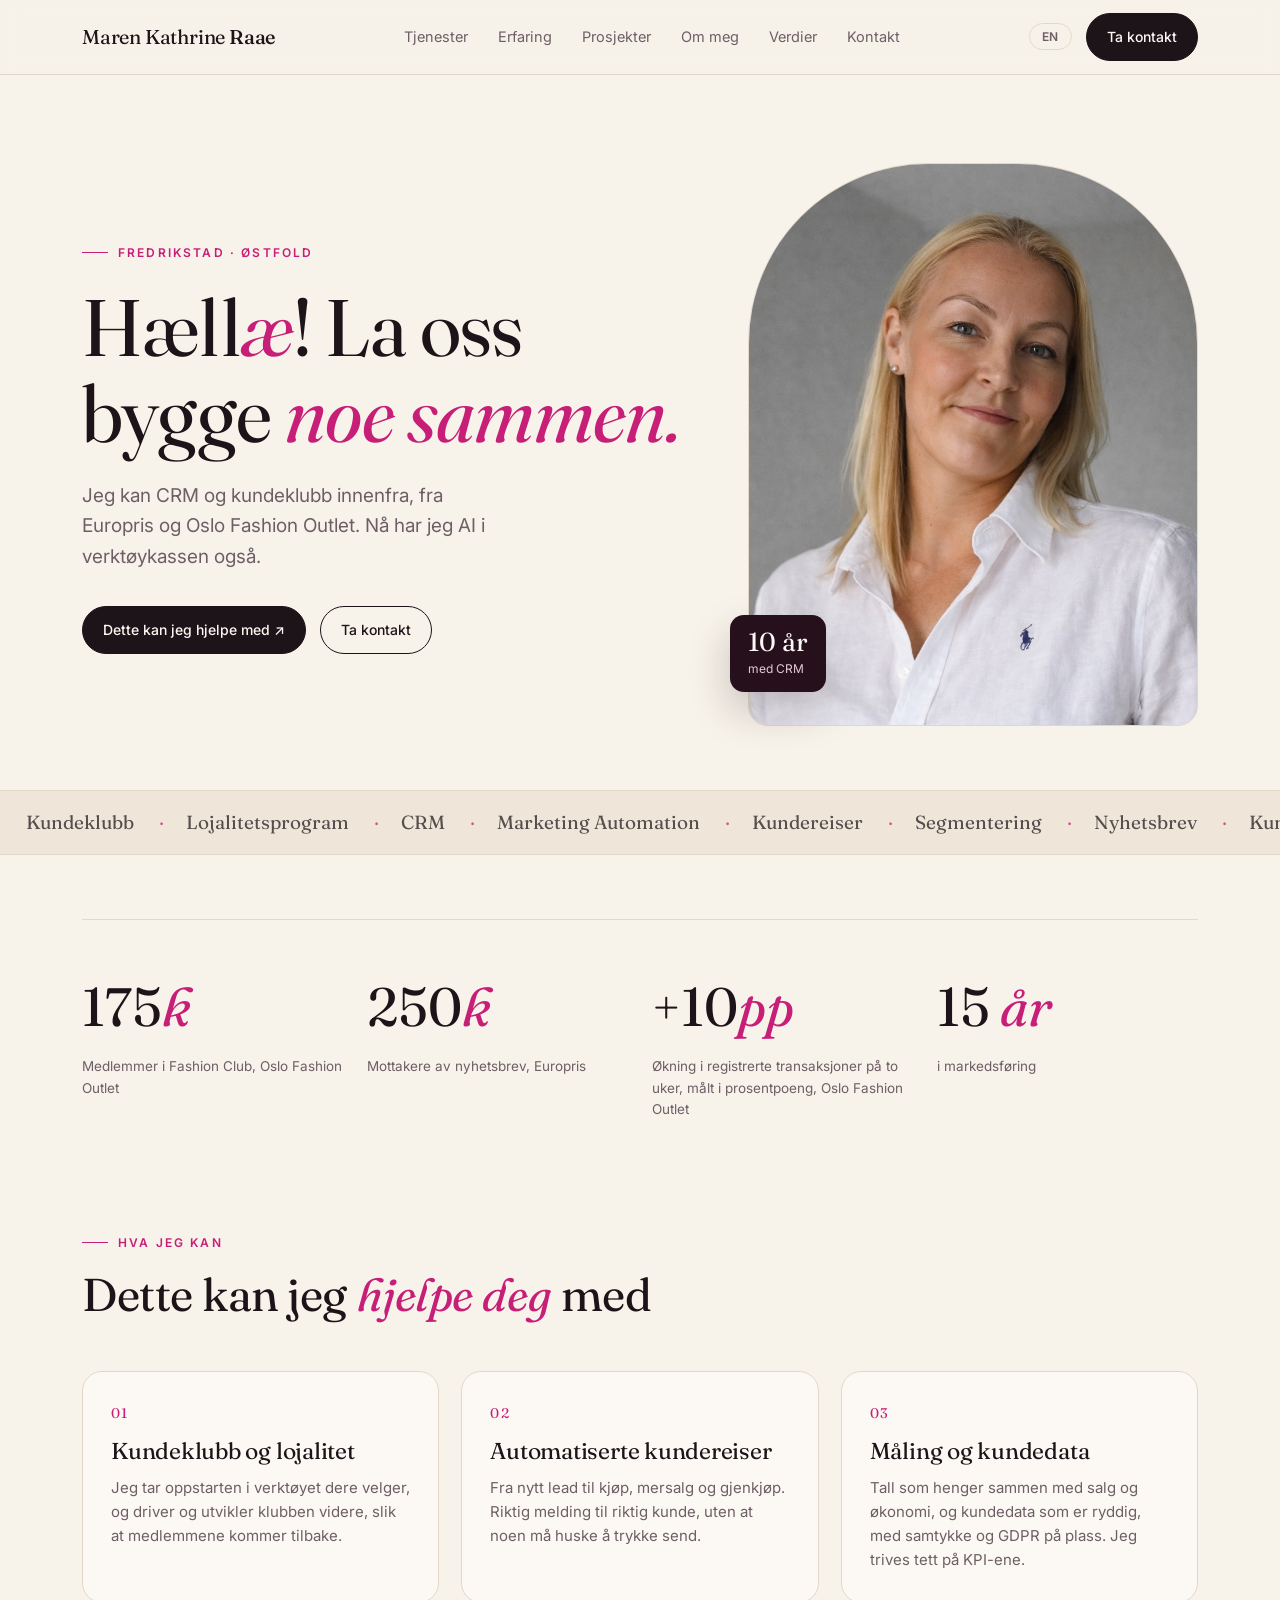
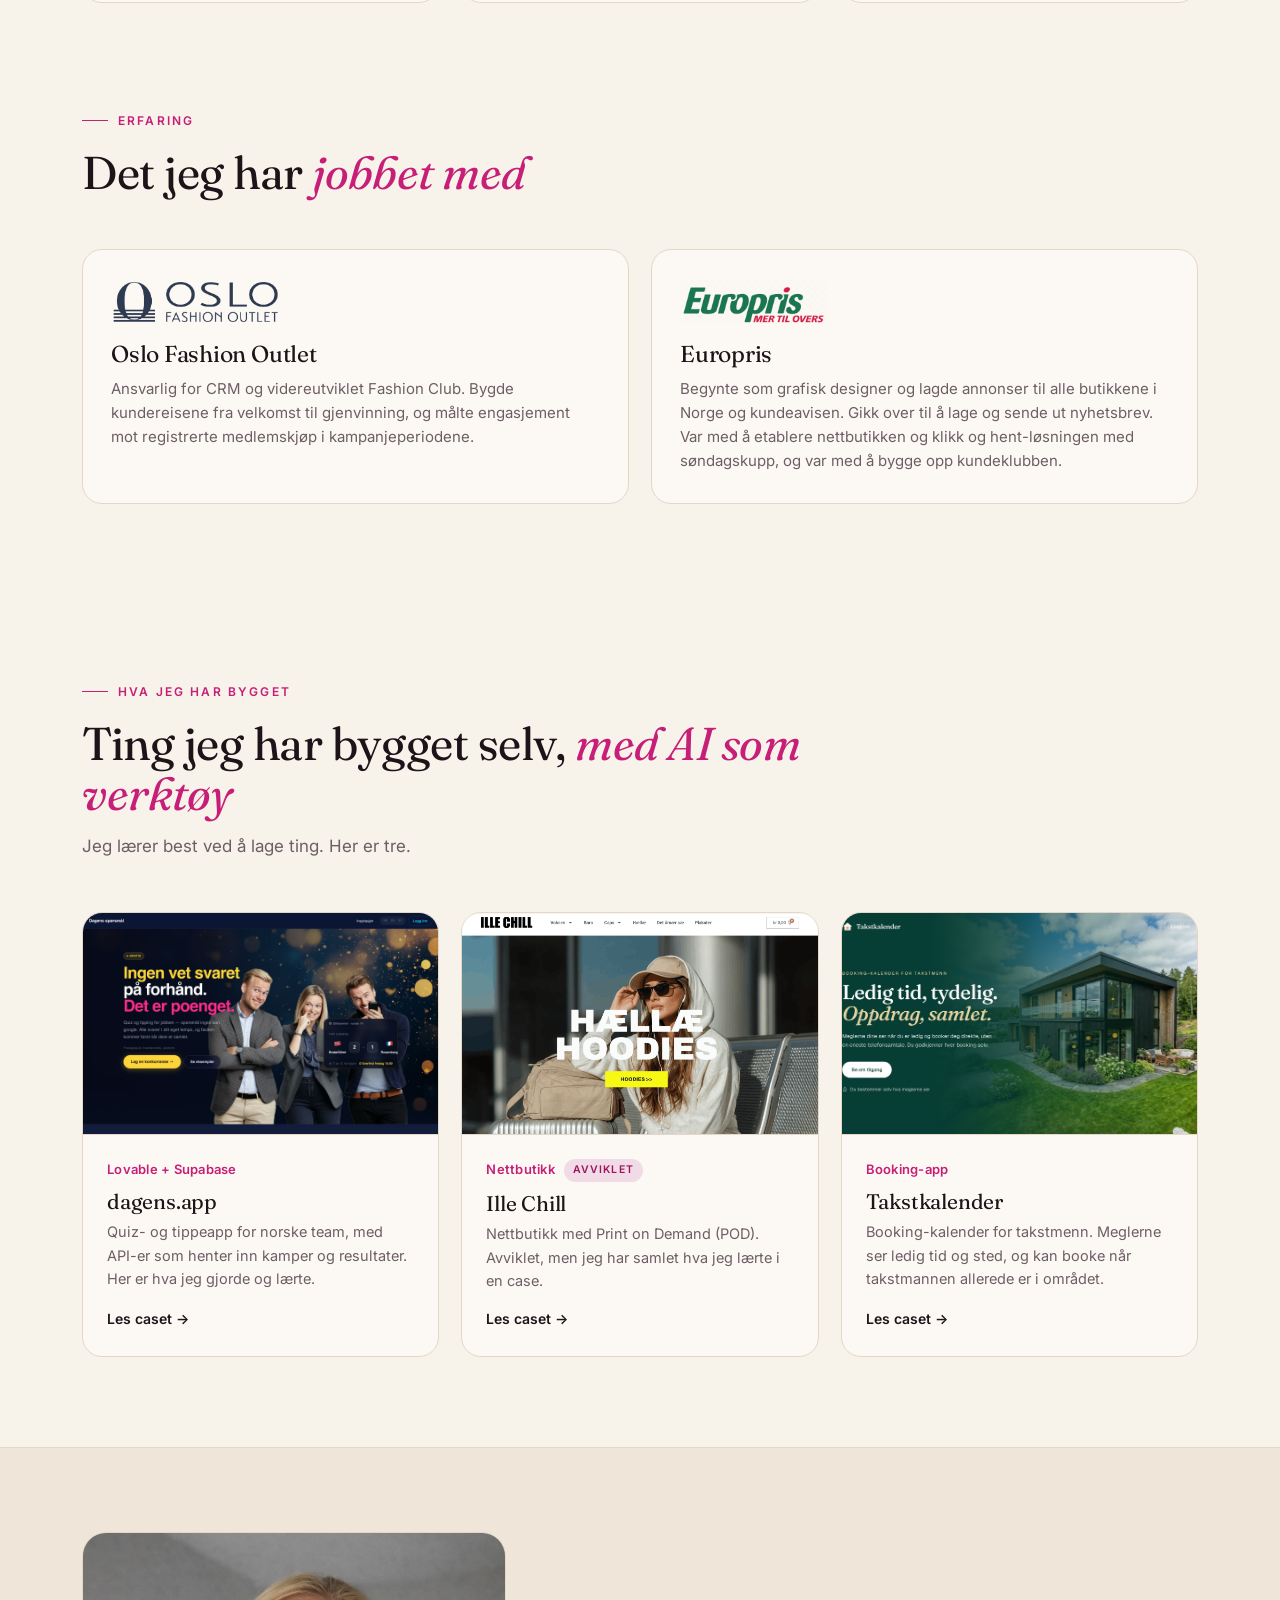
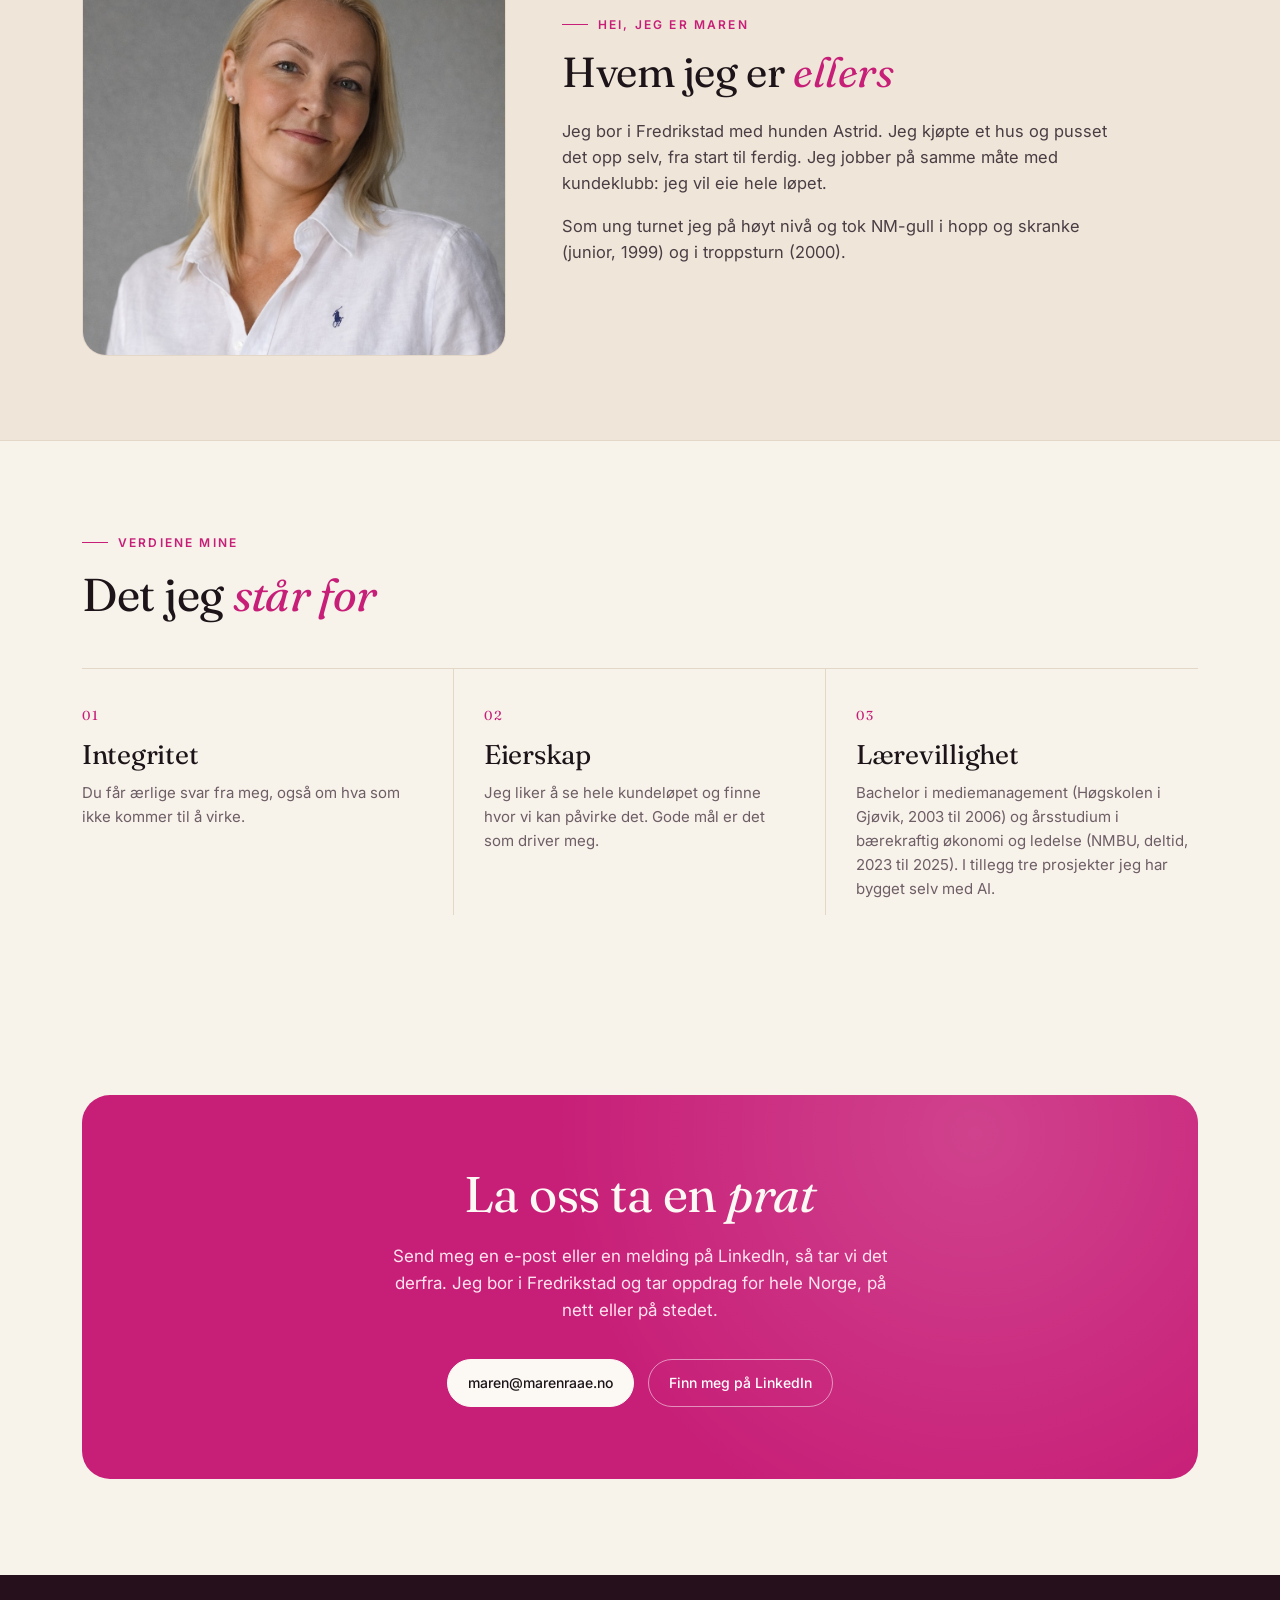
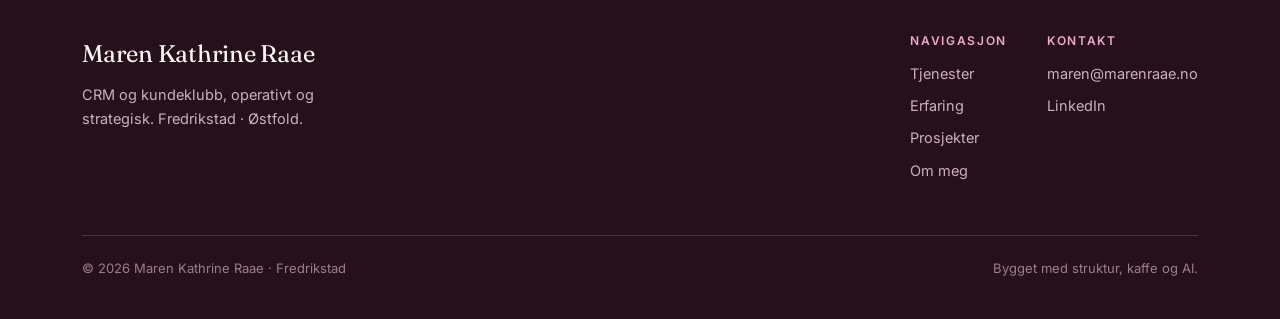
<file: index.html>
<!DOCTYPE html>
<html lang="no">
<head>
<meta charset="UTF-8" />
<meta name="viewport" content="width=device-width, initial-scale=1.0" />
<title>Maren Kathrine Raae, CRM og kundeklubb</title>
<meta name="description" content="CRM og kundeklubb, operativt og strategisk. Jeg kan kundeklubb, kundereiser og kundedata innenfra, og har AI i verktøykassen. Fredrikstad, oppdrag for hele Norge." />
<link rel="icon" type="image/svg+xml" href="favicon.svg" />
<link rel="alternate icon" href="favicon-32x32.png" />
<link rel="preconnect" href="https://fonts.googleapis.com" />
<link rel="preconnect" href="https://fonts.gstatic.com" crossorigin />
<link href="https://fonts.googleapis.com/css2?family=Fraunces:ital,opsz,wght@0,9..144,300..600;1,9..144,300..600&family=Inter:wght@400;500;600&display=swap" rel="stylesheet" />
<script async src="https://www.googletagmanager.com/gtag/js?id=G-9R5FKYKVBE"></script>
<script>
  window.dataLayer = window.dataLayer || [];
  function gtag(){dataLayer.push(arguments);}
  gtag('js', new Date());
  gtag('config', 'G-9R5FKYKVBE');
</script>
<script>
  (function () {
    function toHeaderValue(str) {
      return unescape(encodeURIComponent(str));
    }
    function send(location) {
      var msg = 'Noen besøkte marenraae.no';
      if (location) msg += ' fra ' + location;
      if (document.referrer) msg += ' (via ' + document.referrer + ')';
      msg += '.';
      fetch('https://ntfy.sh/marenraae-no', {
        method: 'POST',
        body: msg,
        headers: { 'Title': toHeaderValue('Besøk!') }
      }).catch(function () {});
    }
    fetch('https://ipapi.co/json/')
      .then(function (r) { return r.json(); })
      .then(function (data) {
        var location = data && data.city
          ? data.city + (data.country_name ? ', ' + data.country_name : '')
          : null;
        send(location);
      })
      .catch(function () { send(null); });
  })();
</script>
<style>
  :root{
    --ivory:#F7F2EA;
    --ivory-2:#EFE6D9;
    --paper:#FCF9F4;
    --ink:#1C1418;
    --wine:#25101C;
    --wine-2:#2F1425;
    --magenta:#C71E77;
    --magenta-deep:#9E1360;
    --blush:#F0DBE6;
    --muted:#6E5E66;
    --line:#E3D8C8;
    --serif:'Fraunces',Georgia,serif;
    --sans:'Inter',system-ui,sans-serif;
  }
  *{box-sizing:border-box;margin:0;padding:0}
  html{scroll-behavior:smooth}
  body{
    font-family:var(--sans);
    background:var(--ivory);
    color:var(--ink);
    line-height:1.6;
    -webkit-font-smoothing:antialiased;
    overflow-x:hidden;
  }
  .wrap{max-width:1180px;margin:0 auto;padding:0 32px}
  a{color:inherit;text-decoration:none}
  h1,h2,h3,h4{font-family:var(--serif);font-weight:400;line-height:1.08;letter-spacing:-.01em}
  em{font-style:italic}
  .accent{color:var(--magenta);font-style:italic}

  .eyebrow{
    font-family:var(--sans);font-size:12px;font-weight:600;letter-spacing:.18em;
    text-transform:uppercase;color:var(--magenta);display:inline-flex;align-items:center;gap:10px;
  }
  .eyebrow::before{content:"";width:26px;height:1px;background:var(--magenta);display:inline-block}

  header.nav{position:sticky;top:0;z-index:50;background:rgba(247,242,234,.82);backdrop-filter:blur(10px);border-bottom:1px solid var(--line)}
  .nav-inner{display:flex;align-items:center;justify-content:space-between;height:74px}
  .brand{font-family:var(--serif);font-size:20px;letter-spacing:-.01em}
  .brand b{font-weight:500}
  nav.links{display:flex;align-items:center;gap:30px}
  nav.links a{font-size:14.5px;color:var(--muted);transition:color .2s}
  nav.links a:hover{color:var(--ink)}
  .lang{border:1px solid var(--line);border-radius:999px;padding:5px 12px;font-size:12px;font-weight:600;letter-spacing:.06em;color:var(--muted);cursor:pointer;background:transparent;transition:.2s;font-family:var(--sans)}
  .lang:hover{border-color:var(--magenta);color:var(--magenta)}
  .btn{display:inline-flex;align-items:center;gap:8px;background:var(--ink);color:var(--paper);padding:12px 20px;border-radius:999px;font-size:14px;font-weight:500;transition:.25s;border:1px solid var(--ink)}
  .btn:hover{background:var(--magenta);border-color:var(--magenta)}
  .btn.ghost{background:transparent;color:var(--ink)}
  .btn.ghost:hover{background:var(--ink);color:var(--paper)}
  .btn.light{background:var(--paper);color:var(--ink);border-color:var(--paper)}
  .btn.light:hover{background:var(--magenta);color:var(--paper);border-color:var(--magenta)}
  .nav-cta{display:flex;align-items:center;gap:14px}
  .menu-toggle{display:none;background:none;border:none;font-size:24px;cursor:pointer;color:var(--ink)}

  .hero{padding:88px 0 64px;position:relative}
  .hero-grid{display:grid;grid-template-columns:1.15fr .85fr;gap:56px;align-items:center}
  .hero h1{font-size:clamp(44px,6.4vw,80px);margin:22px 0 24px}
  .hero p.lead{font-size:19px;color:var(--muted);max-width:34ch;margin-bottom:34px}
  .hero-cta{display:flex;gap:14px;flex-wrap:wrap}
  .hero-photo{position:relative}
  .hero-photo .frame{aspect-ratio:4/5;border-radius:180px 180px 20px 20px;overflow:hidden;background:linear-gradient(160deg,var(--blush),var(--ivory-2));border:1px solid var(--line)}
  .hero-photo img{width:100%;height:100%;object-fit:cover;object-position:center top;display:block}
  .hero-photo .stamp{position:absolute;left:-18px;bottom:34px;background:var(--wine);color:var(--paper);padding:14px 18px;border-radius:14px;max-width:200px;box-shadow:0 18px 40px rgba(37,16,28,.22)}
  .hero-photo .stamp .n{font-family:var(--serif);font-size:26px;line-height:1}
  .hero-photo .stamp .t{font-size:12px;color:#e7c9d8;margin-top:4px}

  .marquee{border-top:1px solid var(--line);border-bottom:1px solid var(--line);background:var(--ivory-2);overflow:hidden;padding:16px 0}
  .marquee-track{display:flex;gap:0;white-space:nowrap;animation:scroll 44s linear infinite;width:max-content}
  .marquee-track span{font-family:var(--serif);font-size:19px;color:var(--ink);opacity:.72;padding:0 26px;position:relative}
  .marquee-track span::after{content:"·";position:absolute;right:-4px;color:var(--magenta)}
  @keyframes scroll{to{transform:translateX(-50%)}}

  .stats{padding:64px 0}
  .stats-grid{display:grid;grid-template-columns:repeat(4,1fr);gap:24px;border-top:1px solid var(--line);padding-top:44px}
  .stat .n{font-family:var(--serif);font-size:clamp(38px,4.4vw,54px);color:var(--ink)}
  .stat .n em{color:var(--magenta)}
  .stat .t{font-size:13.5px;color:var(--muted);margin-top:6px}

  section{scroll-margin-top:84px}
  .section-head{max-width:720px;margin-bottom:52px}
  .section-head h2{font-size:clamp(30px,4vw,46px);margin:18px 0 0}

  .services{padding:40px 0 80px}
  .svc-grid{display:grid;grid-template-columns:repeat(3,1fr);gap:22px}
  .svc{background:var(--paper);border:1px solid var(--line);border-radius:20px;padding:30px 28px;transition:.28s;display:flex;flex-direction:column}
  .svc:hover{transform:translateY(-5px);box-shadow:0 22px 44px rgba(37,16,28,.09);border-color:var(--blush)}
  .svc .num{font-family:var(--serif);font-size:14px;color:var(--magenta);letter-spacing:.1em}
  .svc h3{font-size:23px;margin:14px 0 12px}
  .svc p{font-size:15px;color:var(--muted);flex-grow:1}
  .tags{display:flex;flex-wrap:wrap;gap:7px;margin-top:20px}
  .tag{font-size:11.5px;letter-spacing:.03em;color:var(--magenta-deep);background:var(--blush);padding:5px 11px;border-radius:999px}

  .intro{padding:84px 0;background:var(--ivory-2);border-top:1px solid var(--line);border-bottom:1px solid var(--line)}
  .intro-grid{display:grid;grid-template-columns:.8fr 1.2fr;gap:56px;align-items:center}
  .intro-photo .frame{aspect-ratio:1;border-radius:24px;overflow:hidden;border:1px solid var(--line);background:var(--blush)}
  .intro-photo img{width:100%;height:100%;object-fit:cover;object-position:center top;display:block}
  .intro h2{font-size:clamp(28px,3.6vw,42px);margin:16px 0 22px}
  .intro p{font-size:16.5px;color:#4a3d43;margin-bottom:16px;max-width:56ch}
  .sign{font-family:var(--serif);font-style:italic;font-size:26px;color:var(--magenta);margin-top:8px}

  .vision{background:var(--wine);color:var(--paper);padding:96px 0}
  .vision .eyebrow{color:#f0a9cc}
  .vision .eyebrow::before{background:#f0a9cc}
  .vision h2{font-size:clamp(30px,4.4vw,52px);color:var(--paper);max-width:20ch}
  .vision .sub{color:#d9bccb;font-size:17px;max-width:52ch;margin-top:20px}
  .vsteps{display:grid;grid-template-columns:repeat(3,1fr);gap:0;margin-top:64px;border-top:1px solid rgba(240,169,204,.25)}
  .vstep{padding:34px 26px 34px 0;border-right:1px solid rgba(240,169,204,.18)}
  .vstep:last-child{border-right:none;padding-right:0}
  .vstep .idx{font-family:var(--serif);font-size:14px;color:#f0a9cc;letter-spacing:.1em}
  .vstep h3{color:var(--paper);font-size:24px;margin:16px 0 12px}
  .vstep p{color:#cdb0be;font-size:15px}
  .vision-cta{margin-top:60px;display:flex;align-items:center;gap:20px;flex-wrap:wrap}

  .values{padding:84px 0}
  .values-grid{display:grid;grid-template-columns:repeat(3,1fr);gap:0;margin-top:48px;border-top:1px solid var(--line)}
  .value{padding:36px 30px 14px 30px;border-right:1px solid var(--line)}
  .value:first-child{padding-left:0}
  .value:last-child{border-right:none;padding-right:0}
  .value .vn{font-family:var(--serif);font-size:13px;letter-spacing:.12em;color:var(--magenta)}
  .value h3{font-size:27px;margin:14px 0 12px}
  .value p{font-size:15px;color:var(--muted)}
  @media(max-width:900px){
    .values-grid{grid-template-columns:1fr}
    .value{border-right:none;border-bottom:1px solid var(--line);padding:28px 0}
    .value:last-child{border-bottom:none}
  }

  .section-sub{font-size:17px;color:var(--muted);margin-top:14px}
  .experience{padding:20px 0 80px}
  .exp-grid{display:grid;grid-template-columns:repeat(2,1fr);gap:22px}
  .exp{background:var(--paper);border:1px solid var(--line);border-radius:20px;padding:30px 28px}
  .exp img{height:44px;width:auto;margin-bottom:18px;opacity:.9;display:block}
  .exp h3{font-size:23px;margin-bottom:10px}
  .exp p{font-size:15px;color:var(--muted)}

  .work{padding:90px 0}
  .proj-grid{display:grid;grid-template-columns:repeat(3,1fr);gap:22px}
  .proj{border:1px solid var(--line);border-radius:20px;overflow:hidden;background:var(--paper);transition:.28s;display:flex;flex-direction:column}
  .proj:hover{transform:translateY(-5px);box-shadow:0 22px 44px rgba(37,16,28,.09)}
  .proj .thumb{aspect-ratio:16/10;overflow:hidden;border-bottom:1px solid var(--line);background:linear-gradient(150deg,var(--blush),var(--ivory-2))}
  .proj .thumb img{width:100%;height:100%;object-fit:cover;object-position:top center;transition:transform .4s ease}
  .proj:hover .thumb img{transform:scale(1.04)}
  .proj .body{padding:24px 24px 26px;display:flex;flex-direction:column;flex-grow:1}
  .proj h3{font-size:21px;margin-bottom:8px}
  .proj .role{font-size:13px;color:var(--magenta);font-weight:600;letter-spacing:.02em;margin-bottom:10px}
  .proj p{font-size:14.5px;color:var(--muted);flex-grow:1}
  .proj .status{display:inline-block;margin-left:6px;font-size:10.5px;font-weight:600;letter-spacing:.1em;text-transform:uppercase;color:var(--magenta-deep);background:var(--blush);padding:3px 9px;border-radius:999px;vertical-align:1px}
  .proj .lnk{margin-top:16px;font-size:14px;font-weight:600;color:var(--ink);display:inline-flex;gap:6px;align-items:center}
  .proj .lnk:hover{color:var(--magenta)}

  .proof{padding:70px 0 20px;text-align:center}
  .proof h2{font-size:clamp(24px,3vw,34px);max-width:24ch;margin:16px auto 0}
  .logos{display:flex;justify-content:center;align-items:center;gap:56px;flex-wrap:wrap;margin-top:48px}
  .logos img{height:54px;width:auto;opacity:.85;transition:.25s}
  .logos img:hover{opacity:1;transform:translateY(-2px)}

  .closing{padding:96px 0}
  .closing-card{background:var(--magenta);color:var(--paper);border-radius:28px;padding:72px 56px;text-align:center;position:relative;overflow:hidden}
  .closing-card::before{content:"";position:absolute;inset:0;background:radial-gradient(circle at 80% 10%,rgba(255,255,255,.16),transparent 45%)}
  .closing-card h2{font-size:clamp(30px,4.4vw,50px);color:var(--paper);position:relative;max-width:20ch;margin:0 auto}
  .closing-card p{color:#ffe3ef;font-size:17px;margin:22px auto 34px;max-width:46ch;position:relative}
  .closing-card .hero-cta{justify-content:center;position:relative}

  footer.site{background:var(--wine);color:#cdb0be;padding:60px 0 40px}
  .foot-grid{display:flex;justify-content:space-between;gap:40px;flex-wrap:wrap;align-items:flex-start}
  footer.site .brand{color:var(--paper);font-size:24px;margin-bottom:10px}
  footer.site a{color:#cdb0be;transition:.2s}
  footer.site a:hover{color:var(--paper)}
  .foot-links{display:flex;gap:40px;flex-wrap:wrap}
  .foot-col h4{font-family:var(--sans);font-size:12px;letter-spacing:.14em;text-transform:uppercase;color:#f0a9cc;margin-bottom:14px;font-weight:600}
  .foot-col a{display:block;font-size:14.5px;margin-bottom:9px}
  .foot-bottom{border-top:1px solid rgba(240,169,204,.2);margin-top:44px;padding-top:22px;font-size:13px;color:#9c7d8b;display:flex;justify-content:space-between;flex-wrap:wrap;gap:10px}

  .reveal{opacity:0;transform:translateY(22px);transition:opacity .7s ease,transform .7s ease}
  .reveal.in{opacity:1;transform:none}

  @media(max-width:900px){
    .hero-grid,.intro-grid{grid-template-columns:1fr}
    .hero-photo{order:-1;max-width:360px}
    .stats-grid{grid-template-columns:repeat(2,1fr);gap:32px}
    .svc-grid,.proj-grid,.exp-grid{grid-template-columns:1fr}
    .vsteps{grid-template-columns:1fr}
    .vstep{border-right:none;border-bottom:1px solid rgba(240,169,204,.18);padding:28px 0}
    .vstep:last-child{border-bottom:none}
    nav.links{display:none}
    .menu-toggle{display:block}
    nav.links.open{display:flex;position:absolute;top:74px;left:0;right:0;flex-direction:column;background:var(--ivory);padding:24px 32px;gap:18px;border-bottom:1px solid var(--line)}
    .closing-card{padding:52px 26px}
  }
  @media(max-width:560px){
    .wrap{padding:0 20px}
    .stats-grid{grid-template-columns:1fr 1fr}
    .nav-cta .btn{display:none}
  }
</style>
</head>
<body>

<header class="nav">
  <div class="wrap nav-inner">
    <a href="#top" class="brand" data-i="brand">Maren Kathrine <b>Raae</b></a>
    <nav class="links" id="menu">
      <a href="#tjenester" data-i="nav1">Tjenester</a>
      <a href="#erfaring" data-i="navE">Erfaring</a>
      <a href="#prosjekter" data-i="nav4">Prosjekter</a>
      <a href="#om" data-i="nav2">Om meg</a>
      <a href="#verdier" data-i="navV">Verdier</a>
      <a href="#kontakt" data-i="nav5">Kontakt</a>
    </nav>
    <div class="nav-cta">
      <button class="lang" id="lang">EN</button>
      <a href="#kontakt" class="btn" data-i="navcta">Ta kontakt</a>
      <button class="menu-toggle" id="burger" aria-label="Meny">☰</button>
    </div>
  </div>
</header>

<main id="top">

  <!-- HERO -->
  <section class="hero">
    <div class="wrap hero-grid">
      <div class="reveal in">
        <span class="eyebrow" data-i="hero-eye">Fredrikstad · Østfold</span>
        <h1 data-html data-i="hero-h1">Hæll<span class="accent">æ</span>! La oss bygge <span class="accent">noe sammen.</span></h1>
        <p class="lead" data-i="hero-lead">Jeg kan CRM og kundeklubb innenfra, fra Europris og Oslo Fashion Outlet. Nå har jeg AI i verktøykassen også.</p>
        <div class="hero-cta">
          <a href="#tjenester" class="btn" data-i="hero-cta1">Dette kan jeg hjelpe med ↗</a>
          <a href="#kontakt" class="btn ghost" data-i="hero-cta2">Ta kontakt</a>
        </div>
      </div>
      <div class="hero-photo reveal in">
        <div class="frame"><img src="maren.jpg" alt="Maren Kathrine Raae" /></div>
        <div class="stamp">
          <div class="n" data-i="hero-stamp-n">10 år</div>
          <div class="t" data-i="hero-stamp">med CRM</div>
        </div>
      </div>
    </div>
  </section>

  <!-- MARQUEE -->
  <div class="marquee">
    <div class="marquee-track">
      <span>Kundeklubb</span><span>Lojalitetsprogram</span><span>CRM</span><span>Marketing Automation</span><span>Kundereiser</span><span>Segmentering</span><span>Nyhetsbrev</span><span>Kundeopplevelse</span><span>Budsjett og KPI</span><span>Coniq</span><span>HubSpot</span><span>Mailchimp</span><span>Claude</span>
      <span>Kundeklubb</span><span>Lojalitetsprogram</span><span>CRM</span><span>Marketing Automation</span><span>Kundereiser</span><span>Segmentering</span><span>Nyhetsbrev</span><span>Kundeopplevelse</span><span>Budsjett og KPI</span><span>Coniq</span><span>HubSpot</span><span>Mailchimp</span><span>Claude</span>
    </div>
  </div>

  <!-- STATS -->
  <section class="stats">
    <div class="wrap">
      <div class="stats-grid">
        <div class="stat reveal"><div class="n">175<em>k</em></div><div class="t" data-i="stat1">Medlemmer i Fashion Club, Oslo Fashion Outlet</div></div>
        <div class="stat reveal"><div class="n">250<em>k</em></div><div class="t" data-i="stat2">Mottakere av nyhetsbrev, Europris</div></div>
        <div class="stat reveal"><div class="n" data-i="stat3-n">+10<em>pp</em></div><div class="t" data-i="stat3">Økning i registrerte transaksjoner på to uker, målt i prosentpoeng, Oslo Fashion Outlet</div></div>
        <div class="stat reveal"><div class="n" data-i="stat4-n">15<em> år</em></div><div class="t" data-i="stat4">i markedsføring</div></div>
      </div>
    </div>
  </section>

  <!-- SERVICES -->
  <section class="services" id="tjenester">
    <div class="wrap">
      <div class="section-head reveal">
        <span class="eyebrow" data-i="svc-eye">Hva jeg kan</span>
        <h2 data-html data-i="svc-h2">Dette kan jeg <span class="accent">hjelpe deg</span> med</h2>
      </div>
      <div class="svc-grid">
        <div class="svc reveal">
          <span class="num">01</span>
          <h3 data-i="svc1-h">Kundeklubb og lojalitet</h3>
          <p data-i="svc1-p">Jeg tar oppstarten i verktøyet dere velger, og driver og utvikler klubben videre, slik at medlemmene kommer tilbake.</p>
        </div>
        <div class="svc reveal">
          <span class="num">02</span>
          <h3 data-i="svc2-h">Automatiserte kundereiser</h3>
          <p data-i="svc2-p">Fra nytt lead til kjøp, mersalg og gjenkjøp. Riktig melding til riktig kunde, uten at noen må huske å trykke send.</p>
        </div>
        <div class="svc reveal">
          <span class="num">03</span>
          <h3 data-i="svc3-h">Måling og kundedata</h3>
          <p data-i="svc3-p">Tall som henger sammen med salg og økonomi, og kundedata som er ryddig, med samtykke og GDPR på plass. Jeg trives tett på KPI-ene.</p>
        </div>
      </div>
    </div>
  </section>

  <!-- ERFARING -->
  <section class="experience" id="erfaring">
    <div class="wrap">
      <div class="section-head reveal">
        <span class="eyebrow" data-i="exp-eye">Erfaring</span>
        <h2 data-html data-i="exp-h2">Det jeg har <span class="accent">jobbet med</span></h2>
      </div>
      <div class="exp-grid">
        <div class="exp reveal">
          <img src="oslo-fashion-outlet-logo.png" alt="Oslo Fashion Outlet" />
          <h3>Oslo Fashion Outlet</h3>
          <p data-i="exp1-p">Ansvarlig for CRM og videreutviklet Fashion Club. Bygde kundereisene fra velkomst til gjenvinning, og målte engasjement mot registrerte medlemskjøp i kampanjeperiodene.</p>
        </div>
        <div class="exp reveal">
          <img src="europris-logo.png" alt="Europris" />
          <h3>Europris</h3>
          <p data-i="exp2-p">Begynte som grafisk designer og lagde annonser til alle butikkene i Norge og kundeavisen. Gikk over til å lage og sende ut nyhetsbrev. Var med å etablere nettbutikken og klikk og hent-løsningen med søndagskupp, og var med å bygge opp kundeklubben.</p>
        </div>
      </div>
    </div>
  </section>

  <!-- PROSJEKTER -->
  <section class="work" id="prosjekter">
    <div class="wrap">
      <div class="section-head reveal">
        <span class="eyebrow" data-i="proj-eye">Hva jeg har bygget</span>
        <h2 data-html data-i="proj-h2">Ting jeg har bygget selv, <span class="accent">med AI som verktøy</span></h2>
        <p class="section-sub" data-i="proj-sub">Jeg lærer best ved å lage ting. Her er tre.</p>
      </div>
      <div class="proj-grid">
        <div class="proj reveal">
          <div class="thumb"><img src="dagens/forside.jpg" alt="dagens.app" /></div>
          <div class="body">
            <div class="role" data-i="p1-role">Lovable + Supabase</div>
            <h3>dagens.app</h3>
            <p data-i="p1-p">Quiz- og tippeapp for norske team, med API-er som henter inn kamper og resultater. Her er hva jeg gjorde og lærte.</p>
            <a href="dagens/" class="lnk" data-i="case-lnk">Les caset →</a>
          </div>
        </div>
        <div class="proj reveal">
          <div class="thumb"><img src="illechill.png" alt="Ille Chill nettbutikk" /></div>
          <div class="body">
            <div class="role"><span data-i="p2-role">Nettbutikk</span> <span class="status" data-i="status2">Avviklet</span></div>
            <h3>Ille Chill</h3>
            <p data-i="p2-p">Nettbutikk med Print on Demand (POD). Avviklet, men jeg har samlet hva jeg lærte i en case.</p>
            <a href="illechill/" class="lnk" data-i="case-lnk2">Les caset →</a>
          </div>
        </div>
        <div class="proj reveal">
          <div class="thumb"><img src="takstkalender.jpg" alt="Takstkalender, booking-kalender for takstmenn" /></div>
          <div class="body">
            <div class="role" data-i="p3-role">Booking-app</div>
            <h3>Takstkalender</h3>
            <p data-i="p3-p">Booking-kalender for takstmenn. Meglerne ser ledig tid og sted, og kan booke når takstmannen allerede er i området.</p>
            <a href="takstkalender/" class="lnk" data-i="case-lnk3">Les caset →</a>
          </div>
        </div>
      </div>
    </div>
  </section>

  <!-- HVEM JEG ER -->
  <section class="intro" id="om">
    <div class="wrap intro-grid">
      <div class="intro-photo reveal">
        <div class="frame"><img src="maren.jpg" alt="Maren Kathrine Raae" /></div>
      </div>
      <div class="reveal">
        <span class="eyebrow" data-i="about-eye">Hei, jeg er Maren</span>
        <h2 data-html data-i="about-h2">Hvem jeg er <span class="accent">ellers</span></h2>
        <p data-i="about-p1">Jeg bor i Fredrikstad med hunden Astrid. Jeg kjøpte et hus og pusset det opp selv, fra start til ferdig. Jeg jobber på samme måte med kundeklubb: jeg vil eie hele løpet.</p>
        <p data-i="about-p2">Som ung turnet jeg på høyt nivå og tok NM-gull i hopp og skranke (junior, 1999) og i troppsturn (2000).</p>
      </div>
    </div>
  </section>

  <!-- VERDIER -->
  <section class="values" id="verdier">
    <div class="wrap">
      <div class="section-head reveal" style="margin-bottom:0">
        <span class="eyebrow" data-i="val-eye">Verdiene mine</span>
        <h2 data-html data-i="val-h2">Det jeg <span class="accent">står for</span></h2>
      </div>
      <div class="values-grid">
        <div class="value reveal">
          <div class="vn">01</div>
          <h3 data-i="val1-h">Integritet</h3>
          <p data-i="val1-p">Du får ærlige svar fra meg, også om hva som ikke kommer til å virke.</p>
        </div>
        <div class="value reveal">
          <div class="vn">02</div>
          <h3 data-i="val2-h">Eierskap</h3>
          <p data-i="val2-p">Jeg liker å se hele kundeløpet og finne hvor vi kan påvirke det. Gode mål er det som driver meg.</p>
        </div>
        <div class="value reveal">
          <div class="vn">03</div>
          <h3 data-i="val3-h">Lærevillighet</h3>
          <p data-i="val3-p">Bachelor i mediemanagement (Høgskolen i Gjøvik, 2003 til 2006) og årsstudium i bærekraftig økonomi og ledelse (NMBU, deltid, 2023 til 2025). I tillegg tre prosjekter jeg har bygget selv med AI.</p>
        </div>
      </div>
    </div>
  </section>

  <!-- KONTAKT -->
  <section class="closing" id="kontakt">
    <div class="wrap">
      <div class="closing-card reveal">
        <h2 data-html data-i="close-h2">La oss ta en <span style="font-style:italic">prat</span></h2>
        <p data-i="close-p">Send meg en e-post eller en melding på LinkedIn, så tar vi det derfra. Jeg bor i Fredrikstad og tar oppdrag for hele Norge, på nett eller på stedet.</p>
        <div class="hero-cta">
          <a href="mailto:maren@marenraae.no" class="btn light" data-i="close-cta1">maren@marenraae.no</a>
          <a href="https://www.linkedin.com/in/maren-kathrine-raae/" target="_blank" rel="noopener" class="btn ghost" style="color:#fff;border-color:rgba(255,255,255,.5)" data-i="close-cta2">Finn meg på LinkedIn</a>
        </div>
      </div>
    </div>
  </section>

</main>

<footer class="site">
  <div class="wrap">
    <div class="foot-grid">
      <div>
        <div class="brand">Maren Kathrine Raae</div>
        <p style="max-width:34ch;font-size:14.5px" data-i="foot-tag">CRM og kundeklubb, operativt og strategisk. Fredrikstad · Østfold.</p>
      </div>
      <div class="foot-links">
        <div class="foot-col">
          <h4 data-i="foot-nav">Navigasjon</h4>
          <a href="#tjenester" data-i="nav1">Tjenester</a>
          <a href="#erfaring" data-i="navE">Erfaring</a>
          <a href="#prosjekter" data-i="nav4">Prosjekter</a>
          <a href="#om" data-i="nav2">Om meg</a>
        </div>
        <div class="foot-col">
          <h4 data-i="foot-connect">Kontakt</h4>
          <a href="mailto:maren@marenraae.no">maren@marenraae.no</a>
          <a href="https://www.linkedin.com/in/maren-kathrine-raae/" target="_blank" rel="noopener">LinkedIn</a>
        </div>
      </div>
    </div>
    <div class="foot-bottom">
      <span>© 2026 Maren Kathrine Raae · Fredrikstad</span>
      <span data-i="foot-made">Bygget med struktur, kaffe og AI.</span>
    </div>
  </div>
</footer>

<script>
  const io = new IntersectionObserver((entries)=>{
    entries.forEach(e=>{ if(e.isIntersecting){ e.target.classList.add('in'); io.unobserve(e.target);} });
  },{threshold:.14});
  document.querySelectorAll('.reveal').forEach(el=>io.observe(el));

  const burger=document.getElementById('burger'), menu=document.getElementById('menu');
  burger.addEventListener('click',()=>menu.classList.toggle('open'));
  menu.querySelectorAll('a').forEach(a=>a.addEventListener('click',()=>menu.classList.remove('open')));

  const EN = {
    brand:'Maren Kathrine <b>Raae</b>',
    nav1:'Services', nav2:'About', navV:'Values', navE:'Experience', nav4:'Projects', nav5:'Contact', navcta:'Get in touch',
    'hero-eye':'Fredrikstad · Norway',
    'hero-h1':'Hell<span class="accent">o</span>! Let’s build <span class="accent">something together.</span>',
    'hero-lead':'I know CRM and loyalty clubs from the inside, from Europris and Oslo Fashion Outlet. Now I have AI in my toolbox too.',
    'hero-cta1':'What I can help with ↗', 'hero-cta2':'Get in touch',
    'hero-stamp-n':'10 years', 'hero-stamp':'in CRM',
    stat1:'Members in Fashion Club, Oslo Fashion Outlet',
    stat2:'Newsletter recipients, Europris',
    'stat3-n':'+10<em>pp</em>',
    stat3:'Increase in tracked transactions over two weeks, measured in percentage points, Oslo Fashion Outlet',
    'stat4-n':'15<em> years</em>',
    stat4:'in marketing',
    'svc-eye':'What I can do',
    'svc-h2':'What I can <span class="accent">help you</span> with',
    'svc1-h':'Loyalty club and loyalty',
    'svc1-p':'I handle the start-up in the tool you choose, then run and develop the club further, so members keep coming back.',
    'svc2-h':'Automated customer journeys',
    'svc2-p':'From new lead to purchase, upsell and repeat purchase. The right message to the right customer, without anyone having to remember to press send.',
    'svc3-h':'Measurement and customer data',
    'svc3-p':'Numbers that connect to sales and finance, and customer data that is tidy, with consent and GDPR in place. I enjoy working close to the KPIs.',
    'exp-eye':'Experience',
    'exp-h2':'What I have <span class="accent">worked with</span>',
    'exp1-p':'Responsible for CRM and developed Fashion Club further. Built the customer journeys from welcome to win-back, and measured engagement against registered member purchases in campaign periods.',
    'exp2-p':'Started as a graphic designer, making ads for all the stores in Norway and the customer magazine. Moved on to writing and sending newsletters. Helped establish the web shop and the click and collect solution with Sunday deals, and helped build up the loyalty club.',
    'proj-eye':'What I have built',
    'proj-h2':'Things I have built myself, <span class="accent">with AI as a tool</span>',
    'proj-sub':'I learn best by making things. Here are three.',
    'p1-role':'Lovable + Supabase',
    'p1-p':'A quiz and prediction app for Norwegian teams, with APIs that fetch matches and results. Here is what I did and learned.',
    'p2-role':'Web shop',
    'p2-p':'A web shop with Print on Demand (POD). Discontinued, but I have gathered what I learned in a case study.',
    status2:'Discontinued', 'case-lnk3':'Read the case →', 'case-lnk':'Read the case →', 'case-lnk2':'Read the case →',
    'p3-role':'Booking app',
    'p3-p':'A booking calendar for building surveyors. Estate agents see availability and location, and can book when the surveyor is already in the area.',
    'about-eye':'Hi, I’m Maren',
    'about-h2':'Who I am <span class="accent">otherwise</span>',
    'about-p1':'I live in Fredrikstad with my dog Astrid. I bought a house and renovated it myself, from start to finish. I work the same way with loyalty clubs: I want to own the whole journey.',
    'about-p2':'When I was young I did gymnastics at a high level and won national championship gold in vault and springboard (junior, 1999) and in team gymnastics (2000).',
    'val-eye':'My values',
    'val-h2':'What I <span class="accent">stand for</span>',
    'val1-h':'Integrity',
    'val1-p':'You get honest answers from me, also about what is not going to work.',
    'val2-h':'Ownership',
    'val2-p':'I like to see the whole customer journey and find where we can influence it. Good goals are what drive me.',
    'val3-h':'Willingness to learn',
    'val3-p':'Bachelor in media management (Høgskolen i Gjøvik, 2003 to 2006) and a one-year study in sustainable economics and management (NMBU, part-time, 2023 to 2025). Plus three projects I have built myself with AI.',
    'close-h2':'Let’s have a <span style="font-style:italic">chat</span>',
    'close-p':'Send me an email or a message on LinkedIn, and we’ll take it from there. I live in Fredrikstad and take assignments all over Norway, online or on site.',
    'close-cta1':'maren@marenraae.no', 'close-cta2':'Find me on LinkedIn',
    'foot-tag':'CRM and loyalty clubs, operational and strategic. Fredrikstad · Norway.',
    'foot-nav':'Navigation', 'foot-connect':'Contact', 'foot-made':'Built with structure, coffee and AI.'
  };
  const NO = {};
  document.querySelectorAll('[data-i]').forEach(el=>{ NO[el.getAttribute('data-i')] = el.innerHTML; });

  let lang='no';
  const langBtn=document.getElementById('lang');
  langBtn.addEventListener('click',()=>{
    lang = lang==='no' ? 'en' : 'no';
    const dict = lang==='en' ? EN : NO;
    document.querySelectorAll('[data-i]').forEach(el=>{
      const k=el.getAttribute('data-i');
      if(dict[k]!==undefined) el.innerHTML=dict[k];
    });
    langBtn.textContent = lang==='en' ? 'NO' : 'EN';
    document.documentElement.lang = lang;
  });
</script>
</body>
</html>
</file>
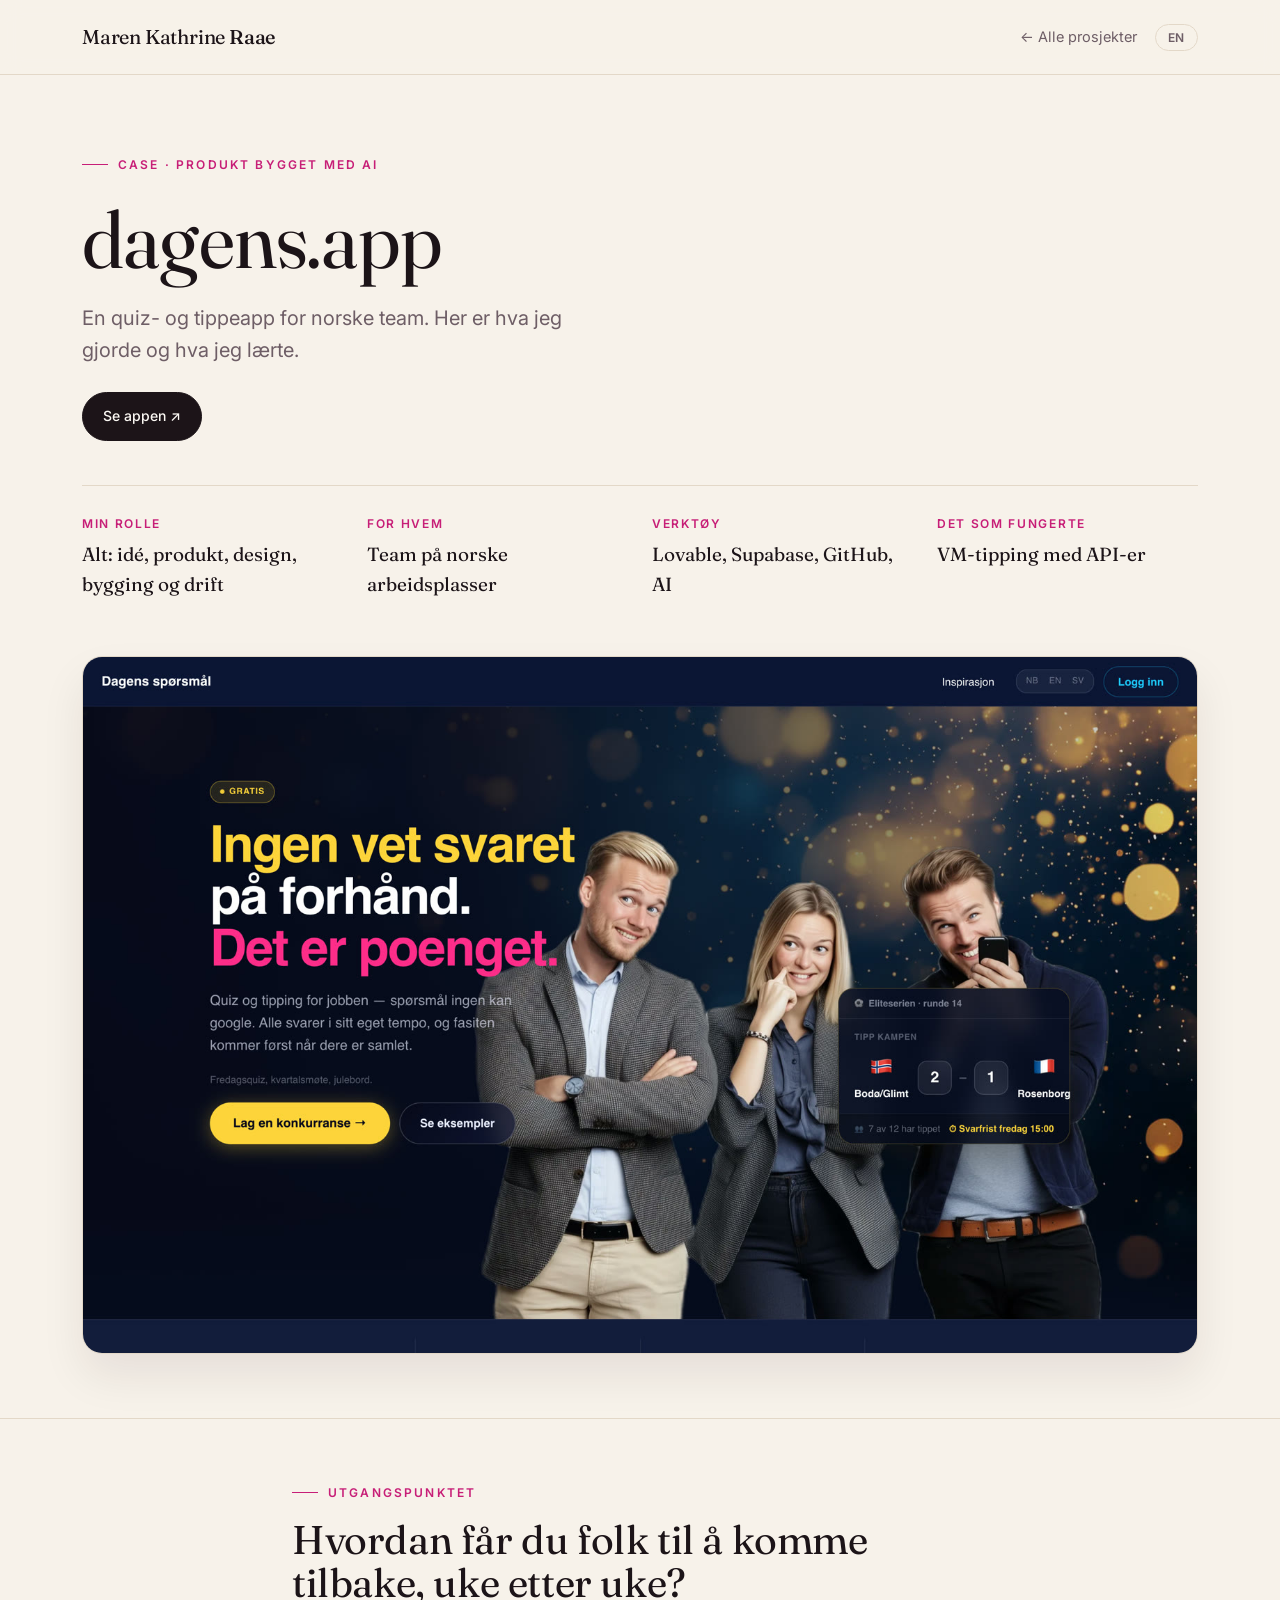
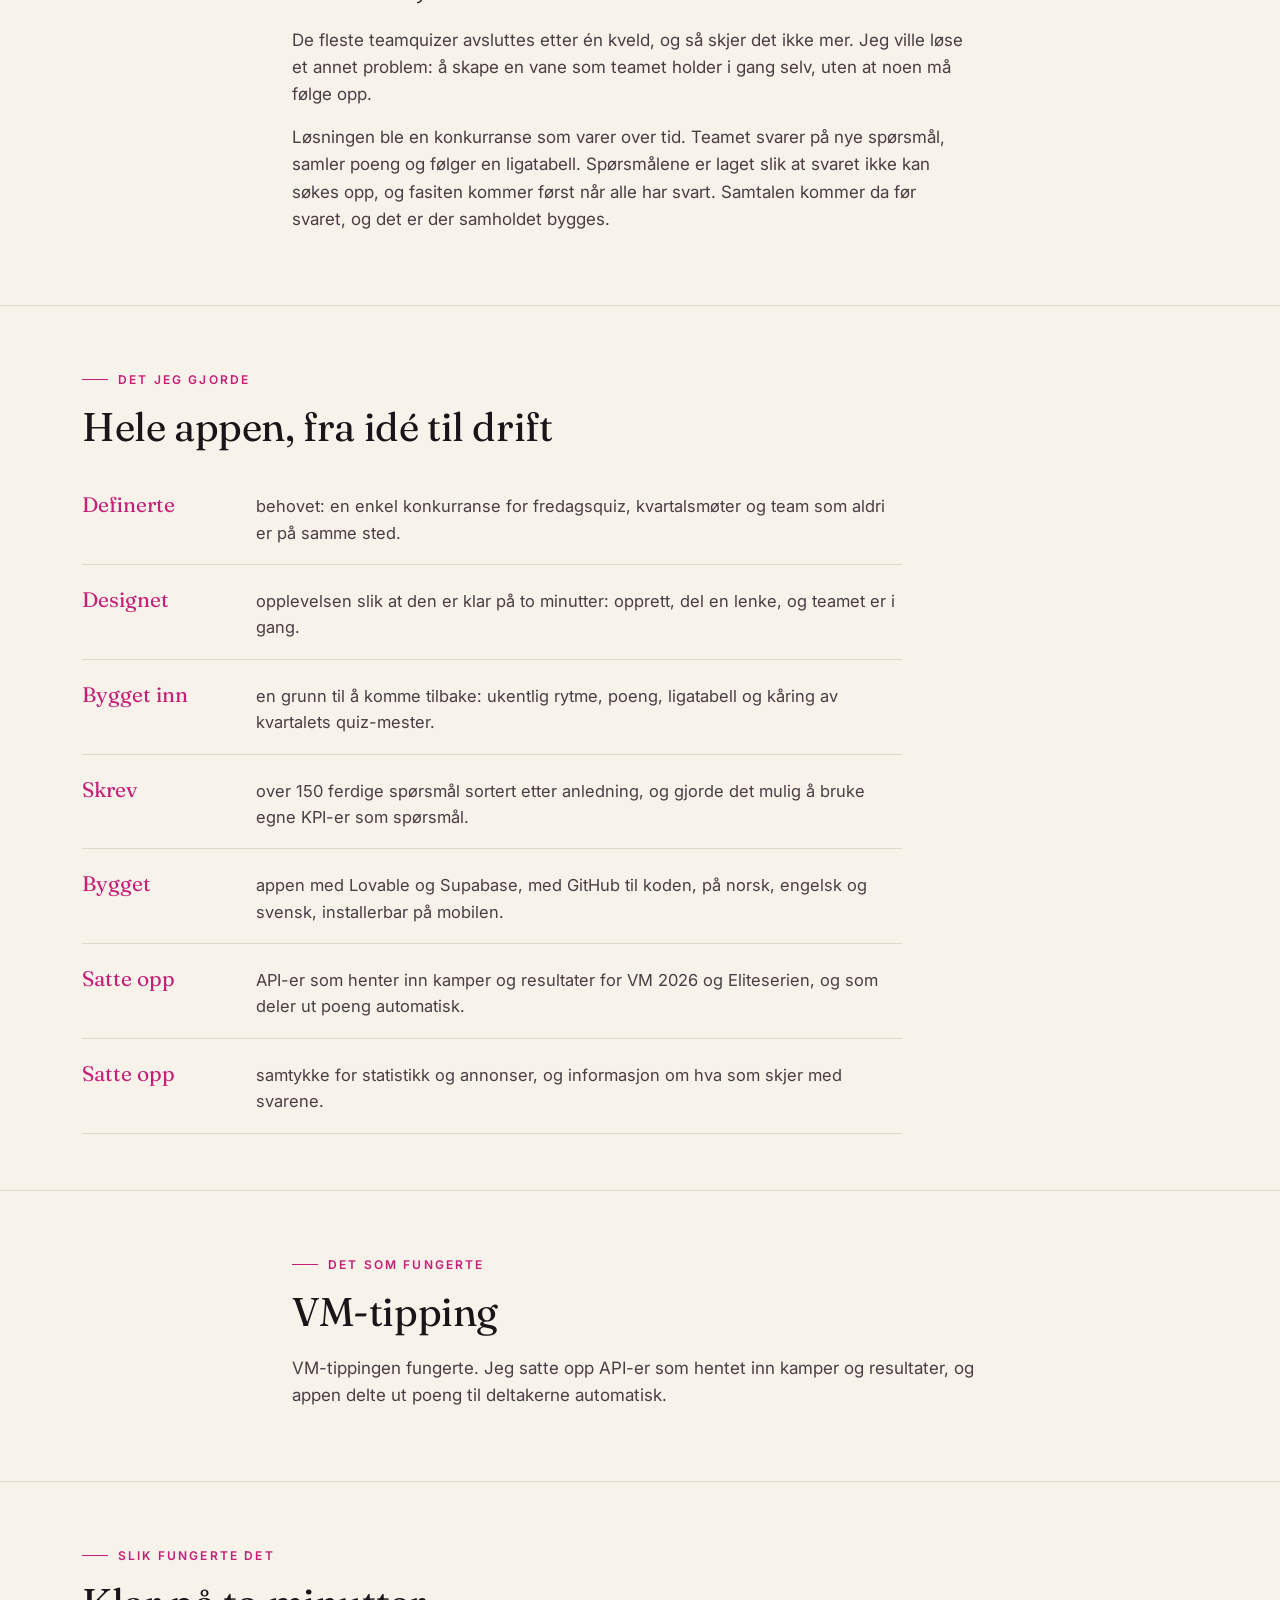
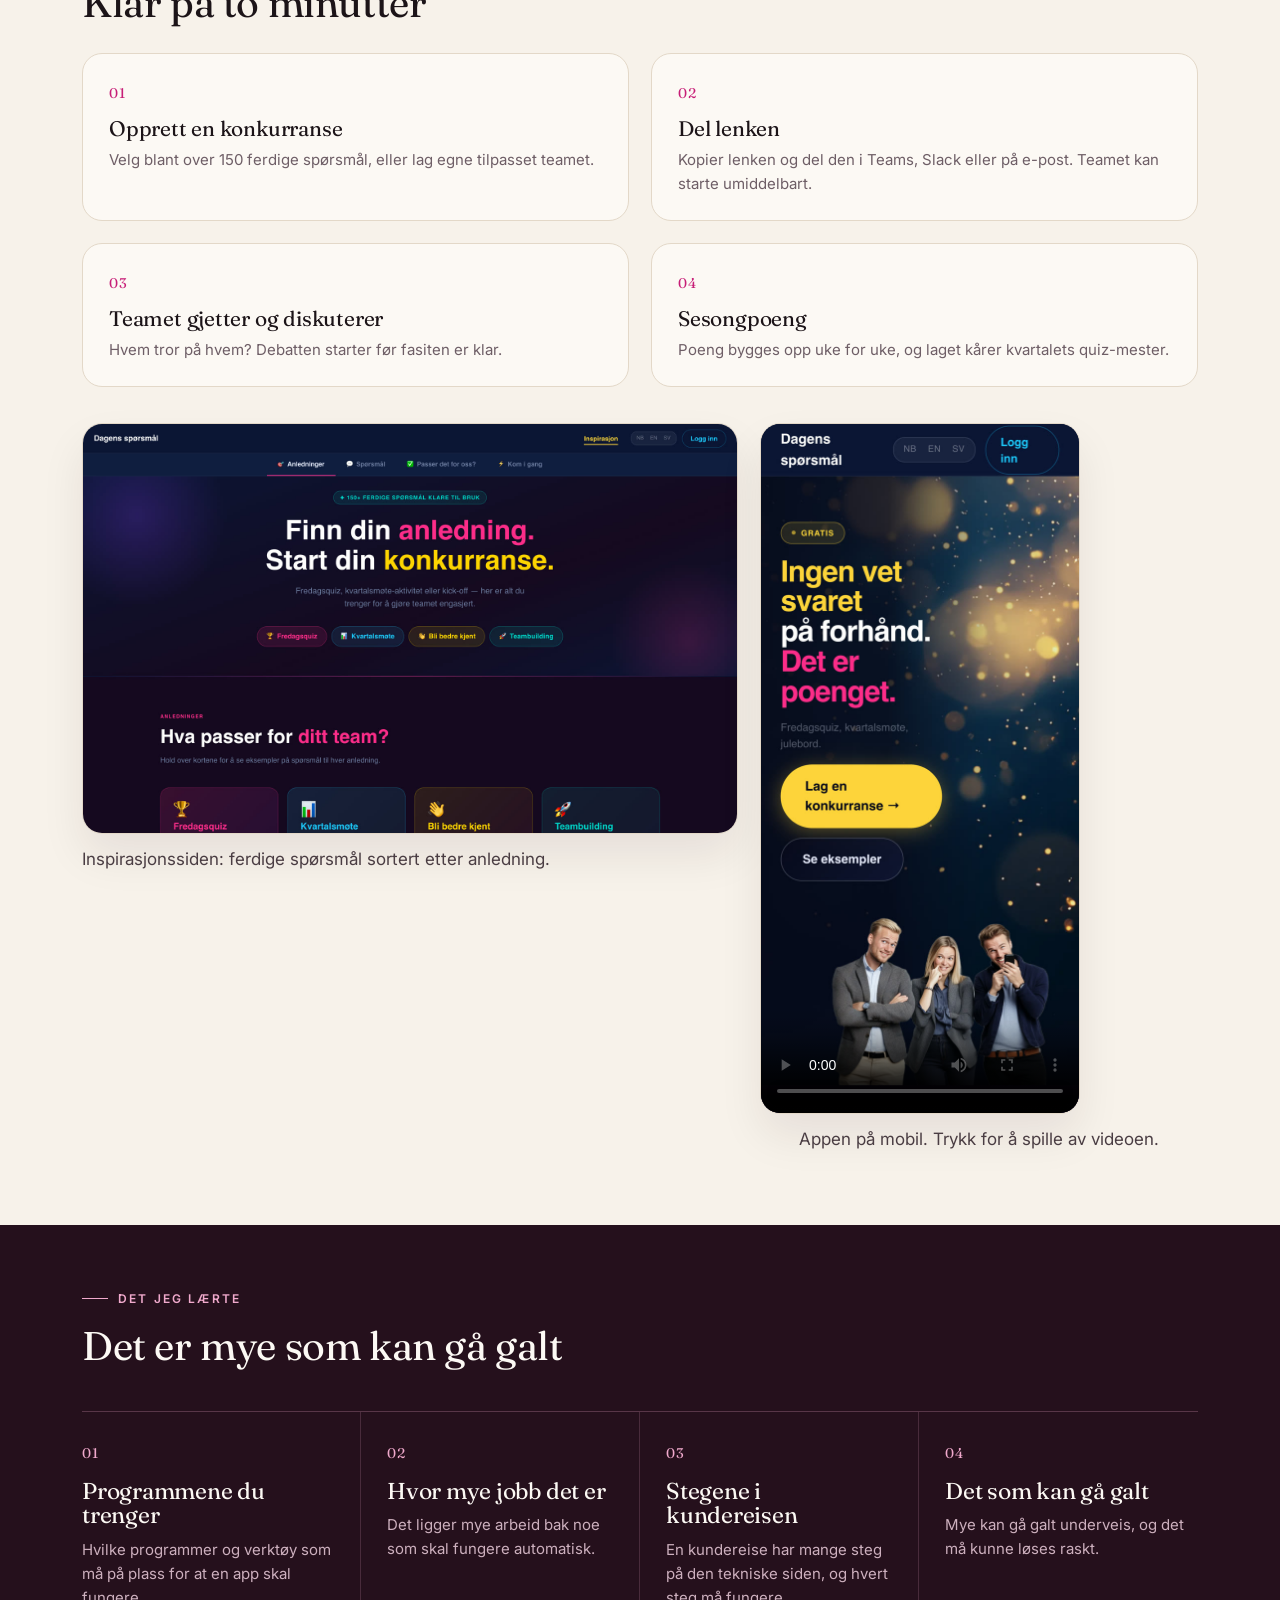
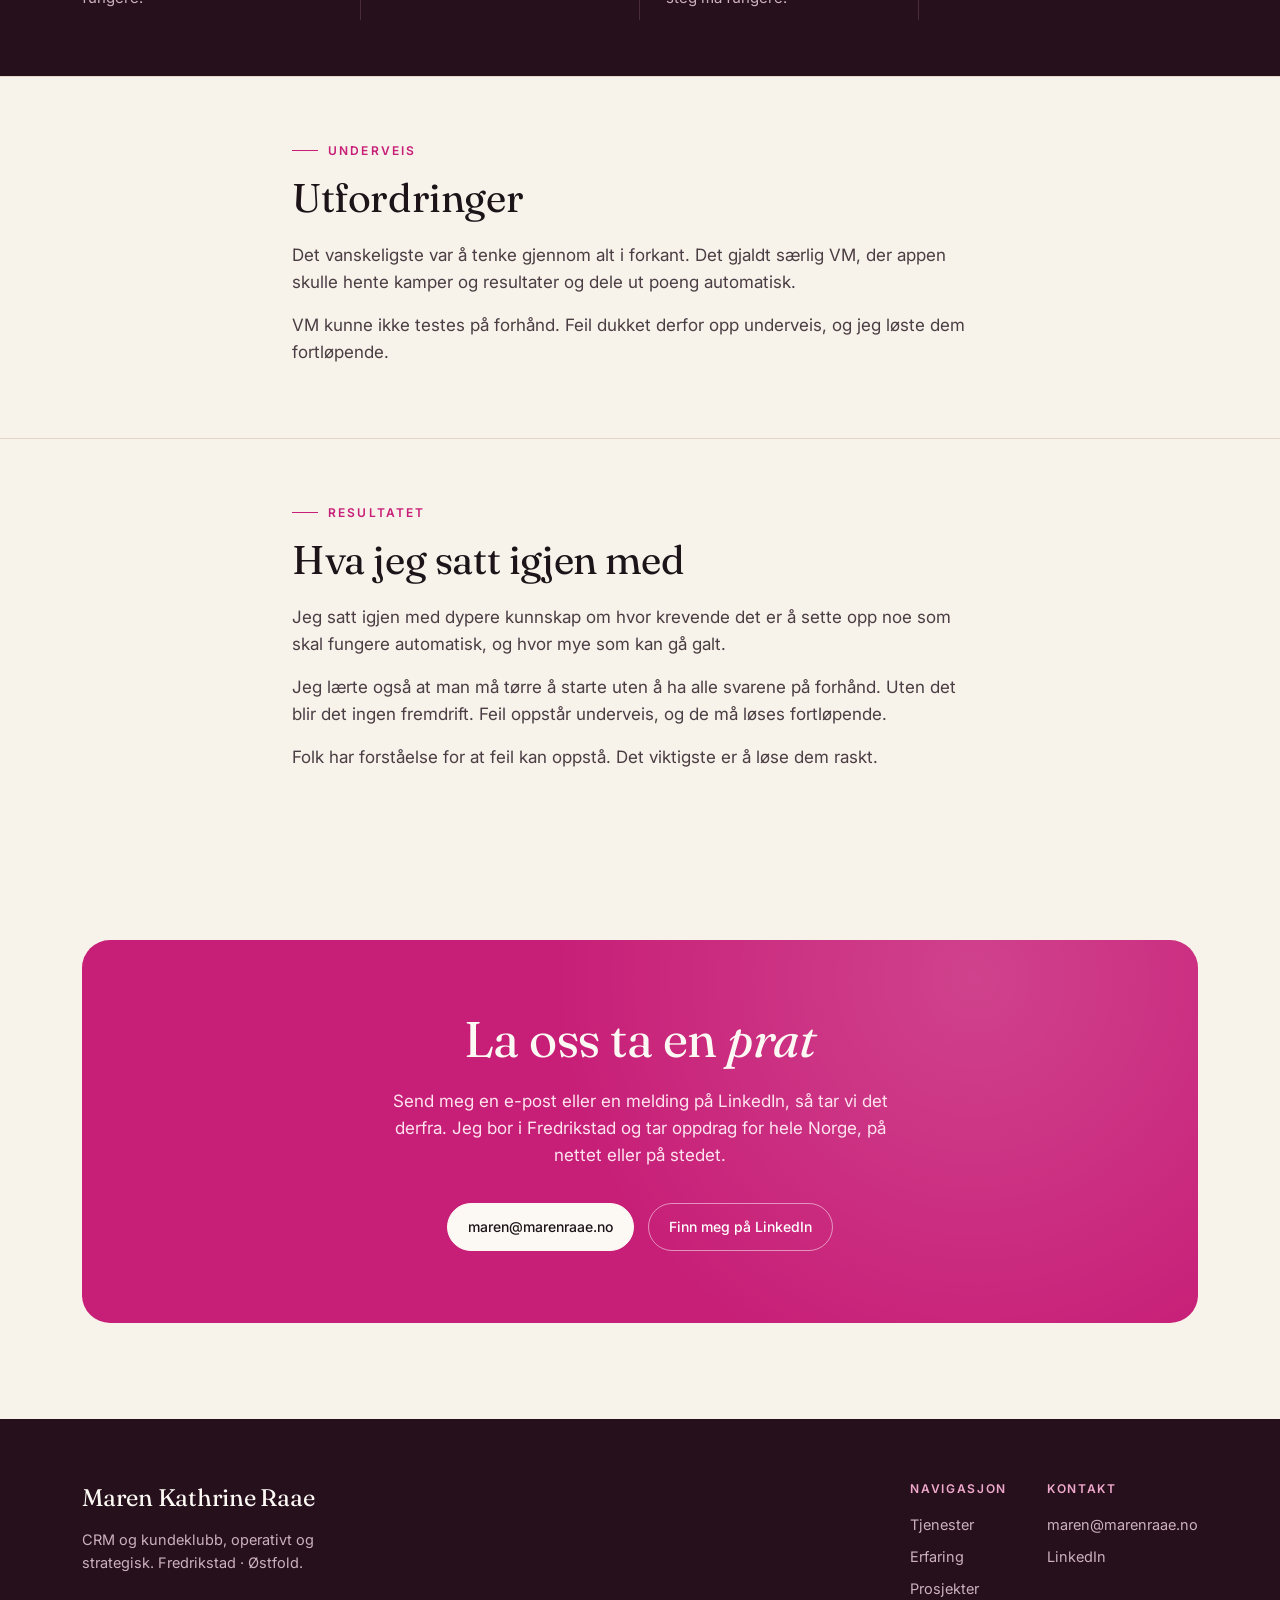
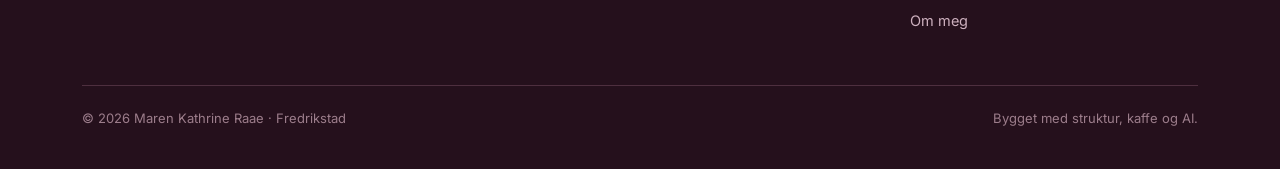
<file: dagens/index.html>
<!DOCTYPE html>
<html lang="no">
<head>
<meta charset="UTF-8" />
<meta name="viewport" content="width=device-width, initial-scale=1.0" />
<title>dagens.app, quiz- og tippeapp for team | Maren Kathrine Raae</title>
<meta name="description" content="dagens.app er en quiz- og tippeapp for norske team, med API-er som henter inn kamper og resultater. Se hva jeg gjorde og hva jeg lærte." />
<link rel="icon" type="image/svg+xml" href="../favicon.svg" />
<link rel="alternate icon" href="../favicon-32x32.png" />
<link rel="preconnect" href="https://fonts.googleapis.com" />
<link rel="preconnect" href="https://fonts.gstatic.com" crossorigin />
<link href="https://fonts.googleapis.com/css2?family=Fraunces:ital,opsz,wght@0,9..144,300..600;1,9..144,300..600&family=Inter:wght@400;500;600&display=swap" rel="stylesheet" />
<link rel="stylesheet" href="../case.css?v=4" />
</head>
<body>

<header class="nav">
  <div class="wrap nav-inner">
    <a href="../index.html" class="brand">Maren Kathrine <b>Raae</b></a>
    <div class="nav-cta">
      <a href="../index.html#prosjekter" class="back" data-i="back">← Alle prosjekter</a>
      <button class="lang" id="lang">EN</button>
    </div>
  </div>
</header>

<main>

  <section class="case-hero">
    <div class="wrap">
      <span class="eyebrow" data-i="eye">Case · Produkt bygget med AI</span>
      <h1>dagens.app</h1>
      <p class="lead" data-i="lead">En quiz- og tippeapp for norske team. Her er hva jeg gjorde og hva jeg lærte.</p>
      <p style="margin-top:26px"><a href="https://dagens.app" target="_blank" rel="noopener" class="btn" data-i="app-lnk">Se appen ↗</a></p>

      <div class="facts">
        <div class="fact"><div class="k" data-i="f1k">Min rolle</div><div class="v" data-i="f1v">Alt: idé, produkt, design, bygging og drift</div></div>
        <div class="fact"><div class="k" data-i="f2k">For hvem</div><div class="v" data-i="f2v">Team på norske arbeidsplasser</div></div>
        <div class="fact"><div class="k" data-i="f3k">Verktøy</div><div class="v">Lovable, Supabase, GitHub, AI</div></div>
        <div class="fact"><div class="k" data-i="f4k">Det som fungerte</div><div class="v" data-i="f4v">VM-tipping med API-er</div></div>
      </div>
    </div>
  </section>

  <section class="shot-wrap">
    <div class="wrap">
      <div class="shot"><img src="forside.jpg" alt="Forsiden på dagens.app: Ingen vet svaret på forhånd. Det er poenget." width="1600" height="1000" /></div>
    </div>
  </section>

  <section class="block">
    <div class="wrap narrow">
      <span class="eyebrow" data-i="a-eye">Utgangspunktet</span>
      <h2 data-i="a-h">Hvordan får du folk til å komme tilbake, uke etter uke?</h2>
      <p data-i="a-p1">De fleste teamquizer avsluttes etter én kveld, og så skjer det ikke mer. Jeg ville løse et annet problem: å skape en vane som teamet holder i gang selv, uten at noen må følge opp.</p>
      <p data-i="a-p2">Løsningen ble en konkurranse som varer over tid. Teamet svarer på nye spørsmål, samler poeng og følger en ligatabell. Spørsmålene er laget slik at svaret ikke kan søkes opp, og fasiten kommer først når alle har svart. Samtalen kommer da før svaret, og det er der samholdet bygges.</p>
    </div>
  </section>

  <section class="block">
    <div class="wrap">
      <span class="eyebrow" data-i="b-eye">Det jeg gjorde</span>
      <h2 data-i="b-h">Hele appen, fra idé til drift</h2>
      <ul class="did">
        <li><span class="v" data-i="d1v">Definerte</span><span class="t" data-i="d1t">behovet: en enkel konkurranse for fredagsquiz, kvartalsmøter og team som aldri er på samme sted.</span></li>
        <li><span class="v" data-i="d2v">Designet</span><span class="t" data-i="d2t">opplevelsen slik at den er klar på to minutter: opprett, del en lenke, og teamet er i gang.</span></li>
        <li><span class="v" data-i="d3v">Bygget inn</span><span class="t" data-i="d3t">en grunn til å komme tilbake: ukentlig rytme, poeng, ligatabell og kåring av kvartalets quiz-mester.</span></li>
        <li><span class="v" data-i="d4v">Skrev</span><span class="t" data-i="d4t">over 150 ferdige spørsmål sortert etter anledning, og gjorde det mulig å bruke egne KPI-er som spørsmål.</span></li>
        <li><span class="v" data-i="d5v">Bygget</span><span class="t" data-i="d5t">appen med Lovable og Supabase, med GitHub til koden, på norsk, engelsk og svensk, installerbar på mobilen.</span></li>
        <li><span class="v" data-i="d6v">Satte opp</span><span class="t" data-i="d6t">API-er som henter inn kamper og resultater for VM 2026 og Eliteserien, og som deler ut poeng automatisk.</span></li>
        <li><span class="v" data-i="d7v">Satte opp</span><span class="t" data-i="d7t">samtykke for statistikk og annonser, og informasjon om hva som skjer med svarene.</span></li>
      </ul>
    </div>
  </section>

  <section class="block">
    <div class="wrap narrow">
      <span class="eyebrow" data-i="m-eye">Det som fungerte</span>
      <h2 data-i="m-h">VM-tipping</h2>
      <p data-i="m-p1">VM-tippingen fungerte. Jeg satte opp API-er som hentet inn kamper og resultater, og appen delte ut poeng til deltakerne automatisk.</p>
    </div>
  </section>

  <section class="block">
    <div class="wrap">
      <span class="eyebrow" data-i="c-eye">Slik fungerte det</span>
      <h2 data-i="c-h">Klar på to minutter</h2>
      <ol class="steps">
        <li><h3 data-i="s1h">Opprett en konkurranse</h3><p data-i="s1p">Velg blant over 150 ferdige spørsmål, eller lag egne tilpasset teamet.</p></li>
        <li><h3 data-i="s2h">Del lenken</h3><p data-i="s2p">Kopier lenken og del den i Teams, Slack eller på e-post. Teamet kan starte umiddelbart.</p></li>
        <li><h3 data-i="s3h">Teamet gjetter og diskuterer</h3><p data-i="s3p">Hvem tror på hvem? Debatten starter før fasiten er klar.</p></li>
        <li><h3 data-i="s4h">Sesongpoeng</h3><p data-i="s4p">Poeng bygges opp uke for uke, og laget kårer kvartalets quiz-mester.</p></li>
      </ol>
      <div class="shots-2" style="margin-top:36px">
        <div>
          <div class="shot"><img src="inspirasjon.jpg" alt="Inspirasjonssiden med over 150 ferdige spørsmål sortert etter anledning" width="1600" height="1000" loading="lazy" /></div>
          <p class="caption" data-i="cap2">Inspirasjonssiden: ferdige spørsmål sortert etter anledning.</p>
        </div>
        <div>
          <div class="shot phone"><video src="dagens-app-mobil.mp4" poster="mobil.jpg" controls playsinline preload="metadata" width="576" height="1248" aria-label="Video av dagens.app i mobilvisning"></video></div>
          <p class="caption" style="text-align:center" data-i="cap3">Appen på mobil. Trykk for å spille av videoen.</p>
        </div>
      </div>
    </div>
  </section>

  <section class="block dark">
    <div class="wrap">
      <span class="eyebrow" data-i="v-eye">Det jeg lærte</span>
      <h2 data-i="v-h">Det er mye som kan gå galt</h2>
      <div class="points four">
        <div class="point"><div class="n">01</div><h3 data-i="v1h">Programmene du trenger</h3><p data-i="v1p">Hvilke programmer og verktøy som må på plass for at en app skal fungere.</p></div>
        <div class="point"><div class="n">02</div><h3 data-i="v2h">Hvor mye jobb det er</h3><p data-i="v2p">Det ligger mye arbeid bak noe som skal fungere automatisk.</p></div>
        <div class="point"><div class="n">03</div><h3 data-i="v3h">Stegene i kundereisen</h3><p data-i="v3p">En kundereise har mange steg på den tekniske siden, og hvert steg må fungere.</p></div>
        <div class="point"><div class="n">04</div><h3 data-i="v4h">Det som kan gå galt</h3><p data-i="v4p">Mye kan gå galt underveis, og det må kunne løses raskt.</p></div>
      </div>
    </div>
  </section>

  <section class="block">
    <div class="wrap narrow">
      <span class="eyebrow" data-i="w-eye">Underveis</span>
      <h2 data-i="w-h">Utfordringer</h2>
      <p data-i="w-p1">Det vanskeligste var å tenke gjennom alt i forkant. Det gjaldt særlig VM, der appen skulle hente kamper og resultater og dele ut poeng automatisk.</p>
      <p data-i="w-p2">VM kunne ikke testes på forhånd. Feil dukket derfor opp underveis, og jeg løste dem fortløpende.</p>
    </div>
  </section>

  <section class="block">
    <div class="wrap narrow">
      <span class="eyebrow" data-i="r-eye">Resultatet</span>
      <h2 data-i="r-h">Hva jeg satt igjen med</h2>
      <p data-i="r-p1">Jeg satt igjen med dypere kunnskap om hvor krevende det er å sette opp noe som skal fungere automatisk, og hvor mye som kan gå galt.</p>
      <p data-i="r-p2">Jeg lærte også at man må tørre å starte uten å ha alle svarene på forhånd. Uten det blir det ingen fremdrift. Feil oppstår underveis, og de må løses fortløpende.</p>
      <p data-i="r-p3">Folk har forståelse for at feil kan oppstå. Det viktigste er å løse dem raskt.</p>
    </div>
  </section>

  <section class="closing">
    <div class="wrap">
      <div class="closing-card">
        <h2 data-html data-i="close-h2">La oss ta en <span style="font-style:italic">prat</span></h2>
        <p data-i="close-p">Send meg en e-post eller en melding på LinkedIn, så tar vi det derfra. Jeg bor i Fredrikstad og tar oppdrag for hele Norge, på nettet eller på stedet.</p>
        <div class="hero-cta">
          <a href="mailto:maren@marenraae.no" class="btn light" data-i="close-cta1">maren@marenraae.no</a>
          <a href="https://www.linkedin.com/in/maren-kathrine-raae/" target="_blank" rel="noopener" class="btn ghost" style="color:#fff;border-color:rgba(255,255,255,.5)" data-i="close-cta2">Finn meg på LinkedIn</a>
        </div>
      </div>
    </div>
  </section>

</main>

<footer class="site">
  <div class="wrap">
    <div class="foot-grid">
      <div>
        <div class="brand">Maren Kathrine Raae</div>
        <p style="max-width:34ch;font-size:14.5px" data-i="foot-tag">CRM og kundeklubb, operativt og strategisk. Fredrikstad · Østfold.</p>
      </div>
      <div class="foot-links">
        <div class="foot-col">
          <h4 data-i="foot-nav">Navigasjon</h4>
          <a href="../index.html#tjenester" data-i="nav1">Tjenester</a>
          <a href="../index.html#erfaring" data-i="navE">Erfaring</a>
          <a href="../index.html#prosjekter" data-i="nav4">Prosjekter</a>
          <a href="../index.html#om" data-i="nav2">Om meg</a>
        </div>
        <div class="foot-col">
          <h4 data-i="foot-connect">Kontakt</h4>
          <a href="mailto:maren@marenraae.no">maren@marenraae.no</a>
          <a href="https://www.linkedin.com/in/maren-kathrine-raae/" target="_blank" rel="noopener">LinkedIn</a>
        </div>
      </div>
    </div>
    <div class="foot-bottom">
      <span>© 2026 Maren Kathrine Raae · Fredrikstad</span>
      <span data-i="foot-made">Bygget med struktur, kaffe og AI.</span>
    </div>
  </div>
</footer>

<script>
  const EN = {
    back:'← All projects',
    nav1:'Services', navE:'Experience', nav4:'Projects', nav2:'About',
    'foot-tag':'CRM and loyalty clubs, operational and strategic. Fredrikstad · Norway.',
    'foot-nav':'Navigation', 'foot-connect':'Contact', 'foot-made':'Built with structure, coffee and AI.',
    'close-h2':'Let’s have a <span style="font-style:italic">chat</span>',
    'close-p':'Send me an email or a message on LinkedIn, and we’ll take it from there. I live in Fredrikstad and take assignments all over Norway, online or on site.',
    'close-cta1':'maren@marenraae.no', 'close-cta2':'Find me on LinkedIn',
    eye:'Case · Product built with AI',
    lead:'A quiz and prediction app for Norwegian teams. Here is what I did and what I learned.',
    'app-lnk':'See the app ↗',
    f1k:'My role', f1v:'Everything: idea, product, design, build and operations',
    f2k:'For whom', f2v:'Teams at Norwegian workplaces',
    f3k:'Tools', f4k:'What worked', f4v:'World Cup predictions with APIs',
    'a-eye':'The starting point', 'a-h':'How do you get people to come back, week after week?',
    'a-p1':'Most team quizzes end after a single evening, and then nothing more happens. I wanted to solve a different problem: creating a habit the team keeps going itself, without anyone having to follow up.',
    'a-p2':'The solution was a competition that lasts over time. The team answers new questions, collects points and follows a league table. The questions are designed so that the answer cannot be looked up, and the answer key comes only once everyone has answered. The conversation therefore comes before the answer, and that is where team spirit is built.',
    'b-eye':'What I did', 'b-h':'The whole app, from idea to operations',
    d1v:'Defined', d1t:'the need: a simple competition for Friday quizzes, quarterly meetings and teams that are never in the same place.',
    d2v:'Designed', d2t:'the experience to be ready in two minutes: create, share a link, and the team is playing.',
    d3v:'Built in', d3t:'a reason to come back: a weekly rhythm, points, a league table and a crowned quiz champion of the quarter.',
    d4v:'Wrote', d4t:'over 150 ready-made questions sorted by occasion, and made it possible to use your own KPIs as questions.',
    d5v:'Built', d5t:'the app with Lovable and Supabase, with GitHub for the code, in Norwegian, English and Swedish, installable on the phone.',
    d6v:'Set up', d6t:'APIs that fetch matches and results for the 2026 World Cup and Eliteserien, and hand out points automatically.',
    d7v:'Set up', d7t:'consent for statistics and ads, and information about what happens to the answers.',
    'm-eye':'What worked', 'm-h':'World Cup predictions',
    'm-p1':'The World Cup predictions worked. I set up APIs that fetched matches and results, and the app handed out points to the participants automatically.',
    'c-eye':'How it worked', 'c-h':'Ready in two minutes',
    s1h:'Create a competition', s1p:'Choose from over 150 ready-made questions, or write your own for your team.',
    s2h:'Share the link', s2p:'Copy the link and share it in Teams, Slack or by email. The team can start immediately.',
    s3h:'The team guesses and debates', s3p:'Who believes who? The debate starts before the answer is revealed.',
    s4h:'Season points', s4p:'Points build up week by week, and the team crowns the quarter’s quiz champion.',
    cap2:'The inspiration page: ready-made questions sorted by occasion.', cap3:'The app on mobile. Press play to watch the video.',
    'v-eye':'What I learned', 'v-h':'A lot can go wrong',
    v1h:'The programs you need', v1p:'Which programs and tools have to be in place for an app to work.',
    v2h:'How much work it is', v2p:'There is a lot of work behind something that is supposed to work automatically.',
    v3h:'The steps in the customer journey', v3p:'A customer journey has many steps on the technical side, and every step has to work.',
    v4h:'What can go wrong', v4p:'A lot can go wrong along the way, and it has to be fixed quickly.',
    'w-eye':'Along the way', 'w-h':'Challenges',
    'w-p1':'The hardest part was thinking everything through in advance. That was especially true of the World Cup, where the app had to fetch matches and results and hand out points automatically.',
    'w-p2':'The World Cup could not be tested beforehand. Errors therefore appeared along the way, and I fixed them as they came.',
    'r-eye':'The result', 'r-h':'What I was left with',
    'r-p1':'I was left with deeper knowledge of how demanding it is to set up something that is supposed to work automatically, and how much can go wrong.',
    'r-p2':'I also learned that you have to dare to start without having all the answers in advance. Without that, there is no progress. Errors occur along the way, and they have to be fixed as they appear.',
    'r-p3':'People understand that errors can occur. The most important thing is to fix them quickly.'
  };
  const NO = {};
  document.querySelectorAll('[data-i]').forEach(el=>{ NO[el.getAttribute('data-i')] = el.innerHTML; });
  let lang='no';
  const langBtn=document.getElementById('lang');
  langBtn.addEventListener('click',()=>{
    lang = lang==='no' ? 'en' : 'no';
    const dict = lang==='en' ? EN : NO;
    document.querySelectorAll('[data-i]').forEach(el=>{
      const k=el.getAttribute('data-i');
      if(dict[k]!==undefined) el.innerHTML=dict[k];
    });
    langBtn.textContent = lang==='en' ? 'NO' : 'EN';
    document.documentElement.lang = lang;
  });
</script>
</body>
</html>
</file>
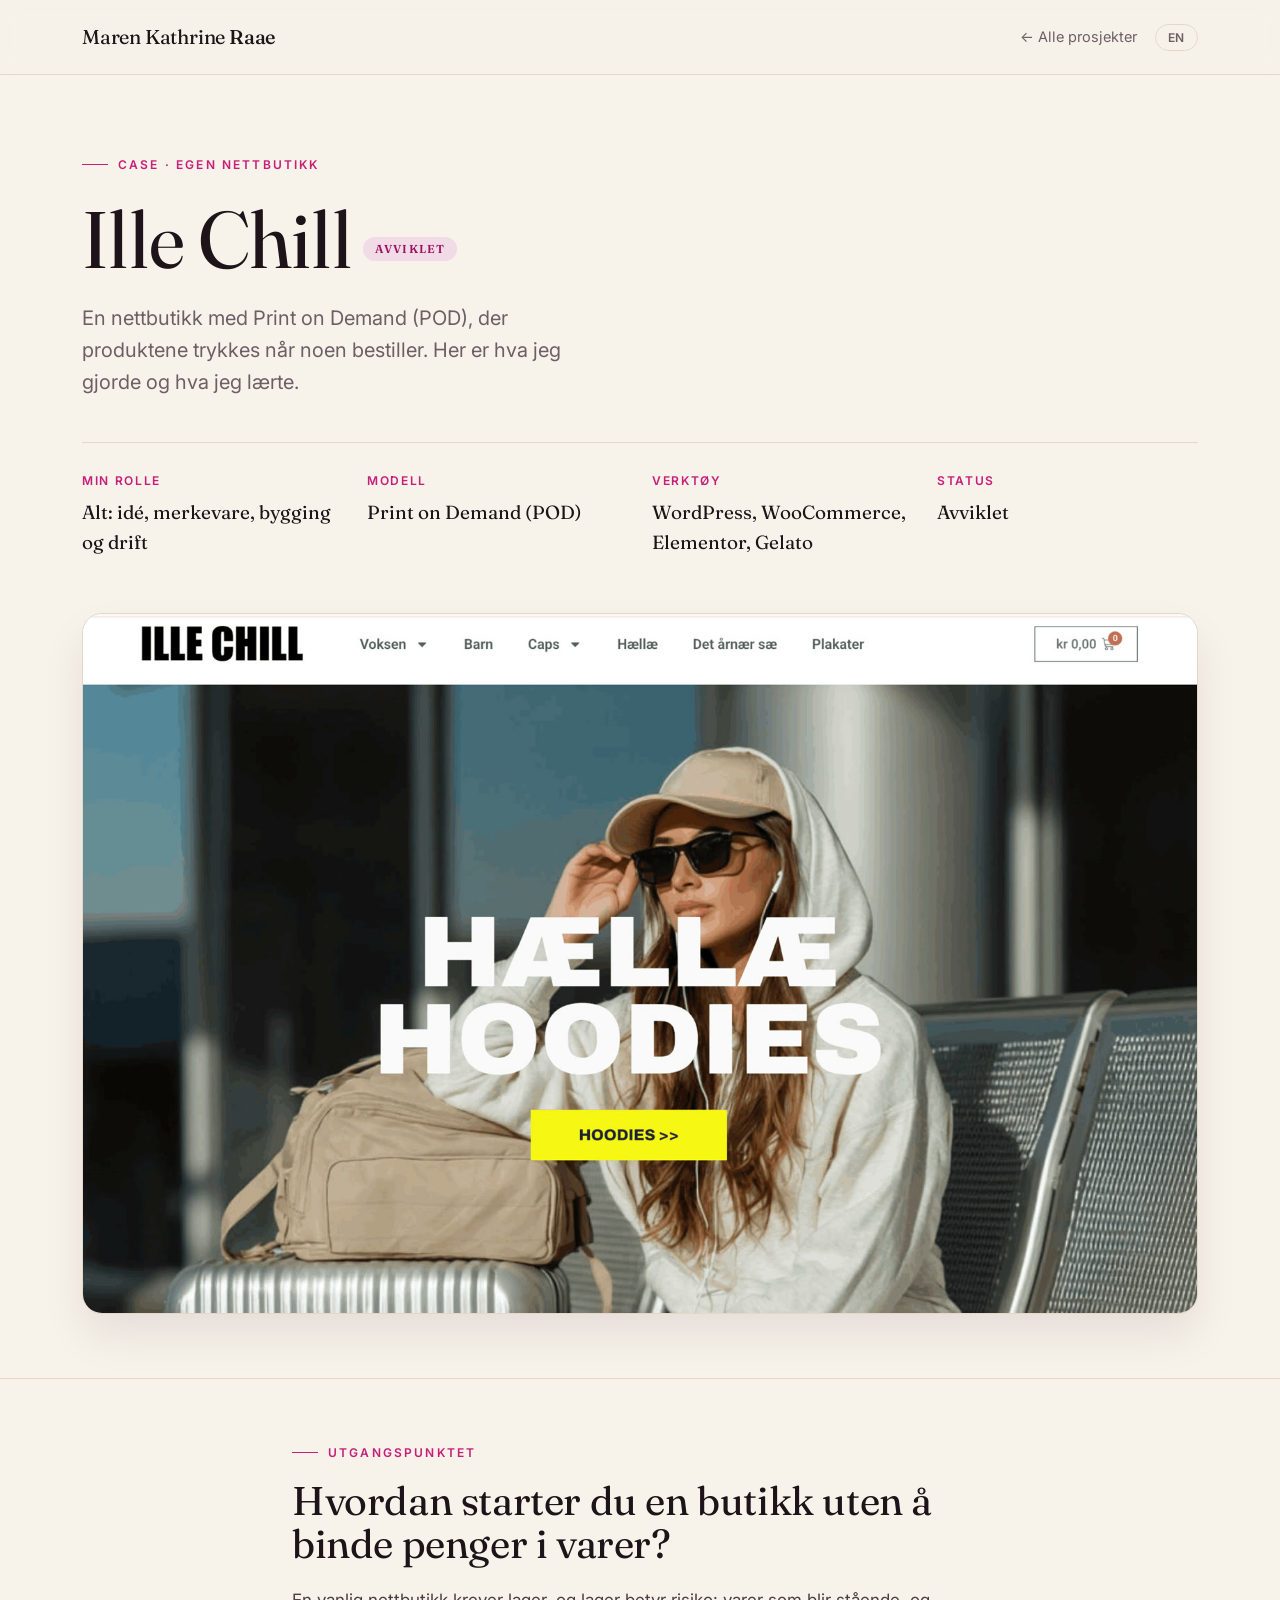
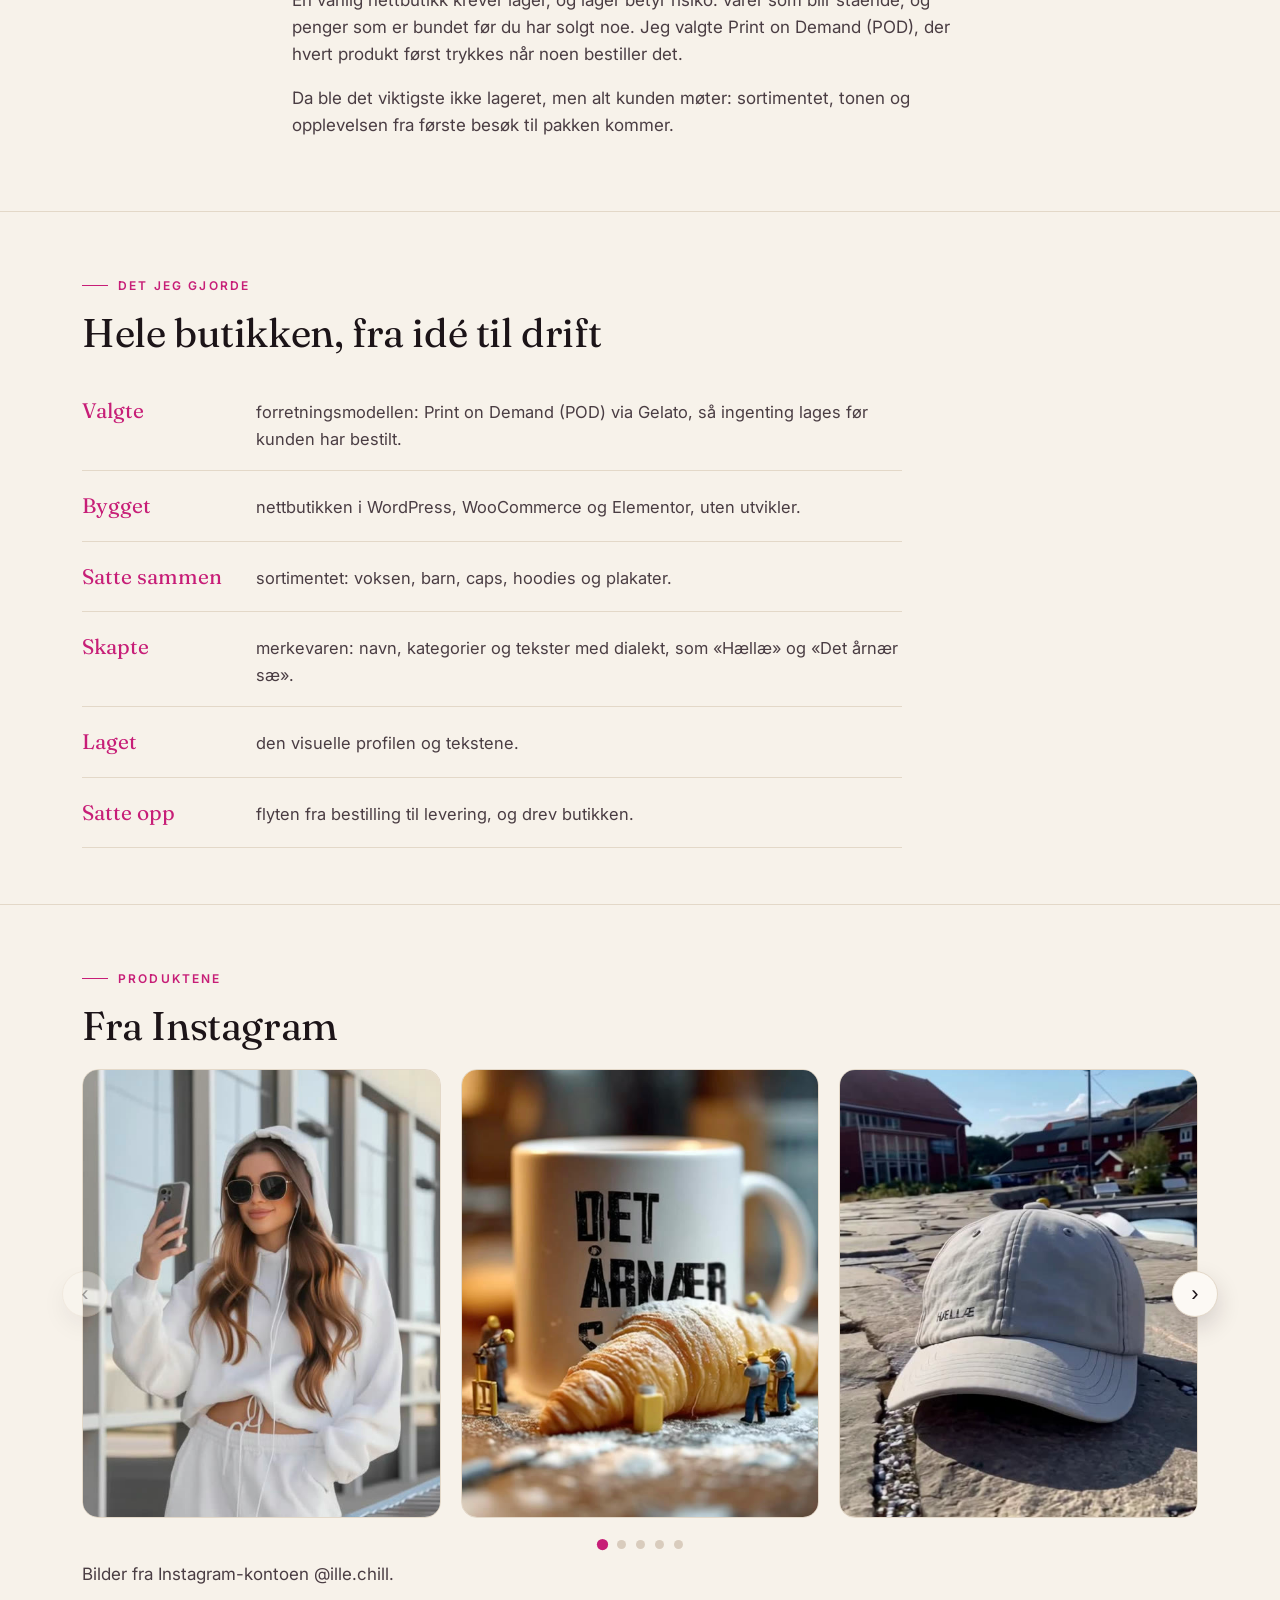
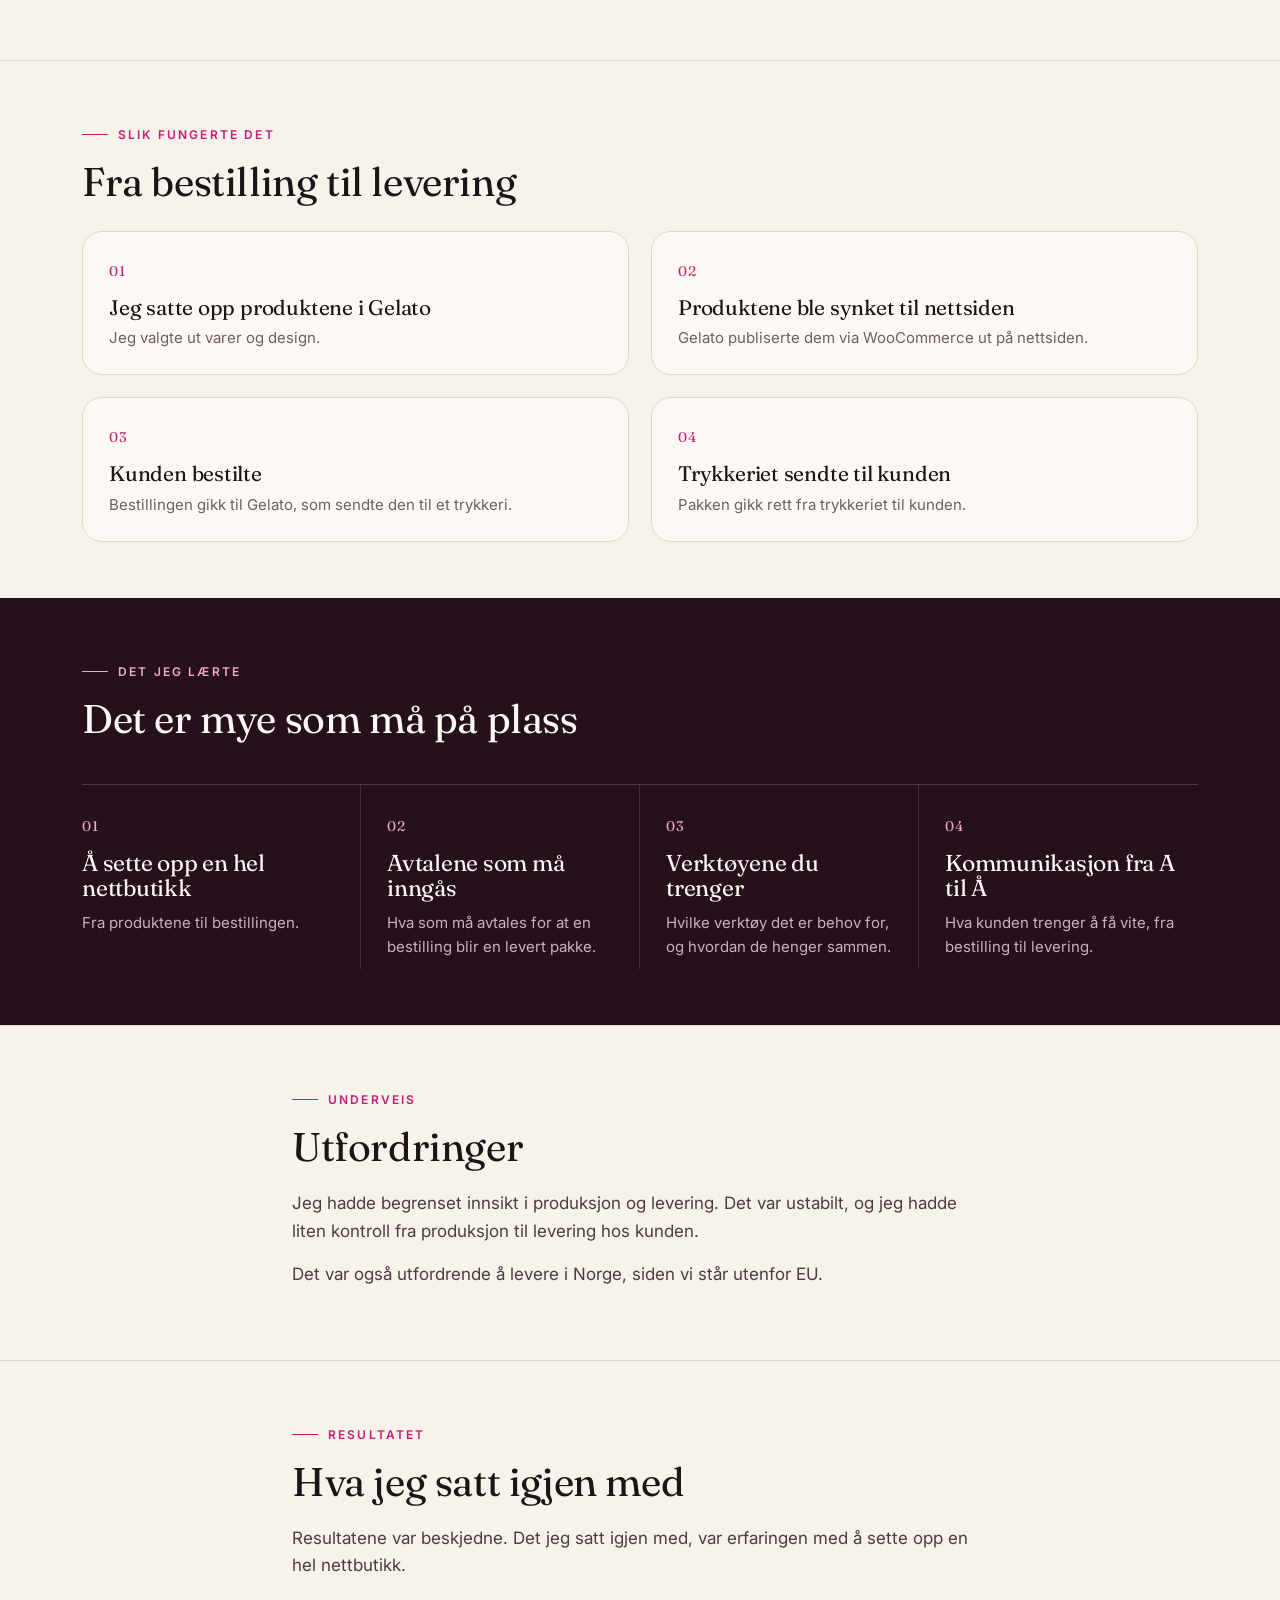
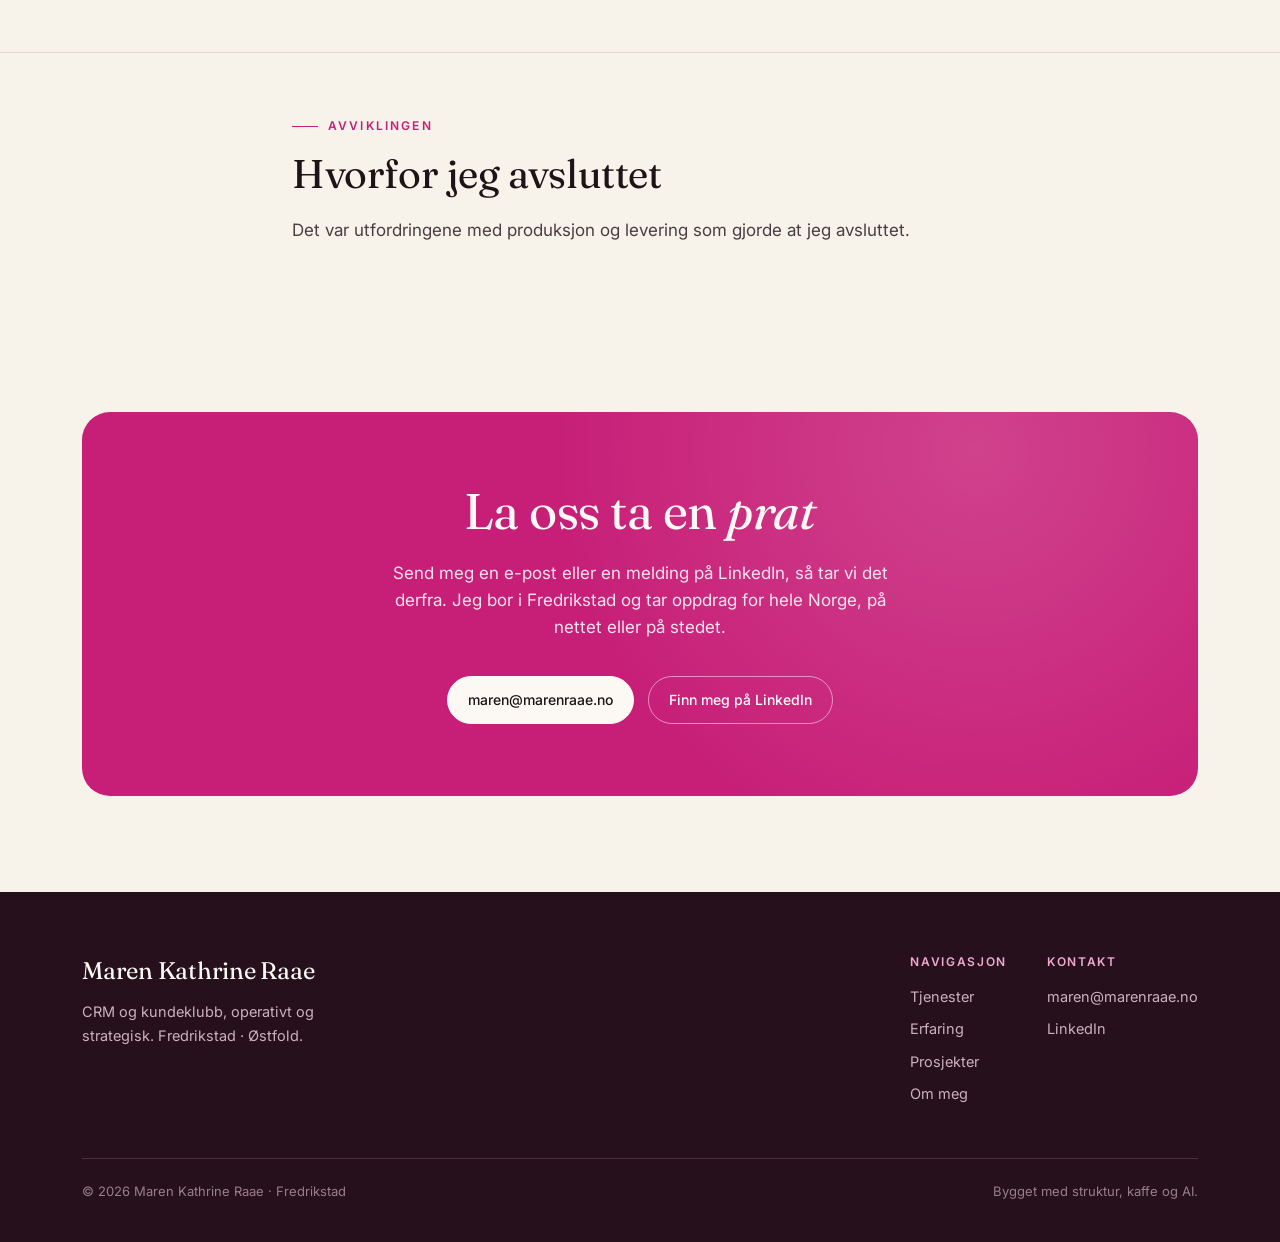
<file: illechill/index.html>
<!DOCTYPE html>
<html lang="no">
<head>
<meta charset="UTF-8" />
<meta name="viewport" content="width=device-width, initial-scale=1.0" />
<title>Ille Chill, nettbutikk med Print on Demand | Maren Kathrine Raae</title>
<meta name="description" content="Ille Chill var en nettbutikk med Print on Demand (POD) via Gelato. Se hva jeg gjorde og hva jeg lærte." />
<link rel="icon" type="image/svg+xml" href="../favicon.svg" />
<link rel="alternate icon" href="../favicon-32x32.png" />
<link rel="preconnect" href="https://fonts.googleapis.com" />
<link rel="preconnect" href="https://fonts.gstatic.com" crossorigin />
<link href="https://fonts.googleapis.com/css2?family=Fraunces:ital,opsz,wght@0,9..144,300..600;1,9..144,300..600&family=Inter:wght@400;500;600&display=swap" rel="stylesheet" />
<link rel="stylesheet" href="../case.css?v=4" />
</head>
<body>

<header class="nav">
  <div class="wrap nav-inner">
    <a href="../index.html" class="brand">Maren Kathrine <b>Raae</b></a>
    <div class="nav-cta">
      <a href="../index.html#prosjekter" class="back" data-i="back">← Alle prosjekter</a>
      <button class="lang" id="lang">EN</button>
    </div>
  </div>
</header>

<main>

  <section class="case-hero">
    <div class="wrap">
      <span class="eyebrow" data-i="eye">Case · Egen nettbutikk</span>
      <h1>Ille Chill<span class="badge" data-i="badge">Avviklet</span></h1>
      <p class="lead" data-i="lead">En nettbutikk med Print on Demand (POD), der produktene trykkes når noen bestiller. Her er hva jeg gjorde og hva jeg lærte.</p>

      <div class="facts">
        <div class="fact"><div class="k" data-i="f1k">Min rolle</div><div class="v" data-i="f1v">Alt: idé, merkevare, bygging og drift</div></div>
        <div class="fact"><div class="k" data-i="f2k">Modell</div><div class="v">Print on Demand (POD)</div></div>
        <div class="fact"><div class="k" data-i="f3k">Verktøy</div><div class="v">WordPress, WooCommerce, Elementor, Gelato</div></div>
        <div class="fact"><div class="k" data-i="f4k">Status</div><div class="v" data-i="f4v">Avviklet</div></div>
      </div>
    </div>
  </section>

  <section class="shot-wrap">
    <div class="wrap">
      <div class="shot"><img src="forside.jpg" alt="Forsiden på Ille Chill med hoodies, caps, barn og plakater" width="1600" height="1004" /></div>
    </div>
  </section>

  <section class="block">
    <div class="wrap narrow">
      <span class="eyebrow" data-i="a-eye">Utgangspunktet</span>
      <h2 data-i="a-h">Hvordan starter du en butikk uten å binde penger i varer?</h2>
      <p data-i="a-p1">En vanlig nettbutikk krever lager, og lager betyr risiko: varer som blir stående, og penger som er bundet før du har solgt noe. Jeg valgte Print on Demand (POD), der hvert produkt først trykkes når noen bestiller det.</p>
      <p data-i="a-p2">Da ble det viktigste ikke lageret, men alt kunden møter: sortimentet, tonen og opplevelsen fra første besøk til pakken kommer.</p>
    </div>
  </section>

  <section class="block">
    <div class="wrap">
      <span class="eyebrow" data-i="b-eye">Det jeg gjorde</span>
      <h2 data-i="b-h">Hele butikken, fra idé til drift</h2>
      <ul class="did">
        <li><span class="v" data-i="d1v">Valgte</span><span class="t" data-i="d1t">forretningsmodellen: Print on Demand (POD) via Gelato, så ingenting lages før kunden har bestilt.</span></li>
        <li><span class="v" data-i="d2v">Bygget</span><span class="t" data-i="d2t">nettbutikken i WordPress, WooCommerce og Elementor, uten utvikler.</span></li>
        <li><span class="v" data-i="d3v">Satte sammen</span><span class="t" data-i="d3t">sortimentet: voksen, barn, caps, hoodies og plakater.</span></li>
        <li><span class="v" data-i="d4v">Skapte</span><span class="t" data-i="d4t">merkevaren: navn, kategorier og tekster med dialekt, som «Hællæ» og «Det årnær sæ».</span></li>
        <li><span class="v" data-i="d5v">Laget</span><span class="t" data-i="d5t">den visuelle profilen og tekstene.</span></li>
        <li><span class="v" data-i="d6v">Satte opp</span><span class="t" data-i="d6t">flyten fra bestilling til levering, og drev butikken.</span></li>
      </ul>
    </div>
  </section>

  <section class="block">
    <div class="wrap">
      <span class="eyebrow" data-i="g-eye">Produktene</span>
      <h2 data-i="g-h">Fra Instagram</h2>
      <div class="carousel" role="region" aria-roledescription="karusell" aria-label="Bilder fra Instagram">
        <div class="car-stage">
          <button class="car-btn prev" type="button" aria-label="Forrige bilde">&#8249;</button>
          <div class="car-track" tabindex="0">
            <div class="car-slide"><img src="instagram/01.jpg" alt="Kvinne i hvit Hællæ-hoodie som tar en selfie" width="534" height="716" /></div>
            <div class="car-slide"><img src="instagram/02.jpg" alt="Det årnær sæ-krus ved siden av en croissant" width="536" height="716" /></div>
            <div class="car-slide"><img src="instagram/03.jpg" alt="Hællæ-caps på en steinbrygge" width="536" height="716" /></div>
            <div class="car-slide"><img src="instagram/04.jpg" alt="Par i hvite hoodies på et marked" width="800" height="1036" loading="lazy" /></div>
            <div class="car-slide"><img src="instagram/05.jpg" alt="Kvinne i hvit hoodie i sengen med laptop" width="800" height="1036" loading="lazy" /></div>
            <div class="car-slide"><img src="instagram/06.jpg" alt="Mann i svart hoodie og caps i en by" width="800" height="1036" loading="lazy" /></div>
            <div class="car-slide"><img src="instagram/07.jpg" alt="Par i hvite hoodies på en scooter" width="800" height="1036" loading="lazy" /></div>
          </div>
          <button class="car-btn next" type="button" aria-label="Neste bilde">&#8250;</button>
        </div>
        <div class="car-dots" role="group" aria-label="Velg bilde"></div>
      </div>
      <p class="caption" data-i="g-cap">Bilder fra Instagram-kontoen @ille.chill.</p>
    </div>
  </section>

  <section class="block">
    <div class="wrap">
      <span class="eyebrow" data-i="f-eye">Slik fungerte det</span>
      <h2 data-i="f-h">Fra bestilling til levering</h2>
      <ol class="steps">
        <li><h3 data-i="s1h">Jeg satte opp produktene i Gelato</h3><p data-i="s1p">Jeg valgte ut varer og design.</p></li>
        <li><h3 data-i="s2h">Produktene ble synket til nettsiden</h3><p data-i="s2p">Gelato publiserte dem via WooCommerce ut på nettsiden.</p></li>
        <li><h3 data-i="s3h">Kunden bestilte</h3><p data-i="s3p">Bestillingen gikk til Gelato, som sendte den til et trykkeri.</p></li>
        <li><h3 data-i="s4h">Trykkeriet sendte til kunden</h3><p data-i="s4p">Pakken gikk rett fra trykkeriet til kunden.</p></li>
      </ol>
    </div>
  </section>

  <section class="block dark">
    <div class="wrap">
      <span class="eyebrow" data-i="v-eye">Det jeg lærte</span>
      <h2 data-i="v-h">Det er mye som må på plass</h2>
      <div class="points four">
        <div class="point"><div class="n">01</div><h3 data-i="v1h">Å sette opp en hel nettbutikk</h3><p data-i="v1p">Fra produktene til bestillingen.</p></div>
        <div class="point"><div class="n">02</div><h3 data-i="v2h">Avtalene som må inngås</h3><p data-i="v2p">Hva som må avtales for at en bestilling blir en levert pakke.</p></div>
        <div class="point"><div class="n">03</div><h3 data-i="v3h">Verktøyene du trenger</h3><p data-i="v3p">Hvilke verktøy det er behov for, og hvordan de henger sammen.</p></div>
        <div class="point"><div class="n">04</div><h3 data-i="v4h">Kommunikasjon fra A til Å</h3><p data-i="v4p">Hva kunden trenger å få vite, fra bestilling til levering.</p></div>
      </div>
    </div>
  </section>

  <section class="block">
    <div class="wrap narrow">
      <span class="eyebrow" data-i="w-eye">Underveis</span>
      <h2 data-i="w-h">Utfordringer</h2>
      <p data-i="w-p1">Jeg hadde begrenset innsikt i produksjon og levering. Det var ustabilt, og jeg hadde liten kontroll fra produksjon til levering hos kunden.</p>
      <p data-i="w-p2">Det var også utfordrende å levere i Norge, siden vi står utenfor EU.</p>
    </div>
  </section>

  <section class="block">
    <div class="wrap narrow">
      <span class="eyebrow" data-i="r-eye">Resultatet</span>
      <h2 data-i="r-h">Hva jeg satt igjen med</h2>
      <p data-i="r-p">Resultatene var beskjedne. Det jeg satt igjen med, var erfaringen med å sette opp en hel nettbutikk.</p>
    </div>
  </section>

  <section class="block">
    <div class="wrap narrow">
      <span class="eyebrow" data-i="e-eye">Avviklingen</span>
      <h2 data-i="e-h">Hvorfor jeg avsluttet</h2>
      <p data-i="e-p">Det var utfordringene med produksjon og levering som gjorde at jeg avsluttet.</p>
    </div>
  </section>

  <section class="closing">
    <div class="wrap">
      <div class="closing-card">
        <h2 data-html data-i="close-h2">La oss ta en <span style="font-style:italic">prat</span></h2>
        <p data-i="close-p">Send meg en e-post eller en melding på LinkedIn, så tar vi det derfra. Jeg bor i Fredrikstad og tar oppdrag for hele Norge, på nettet eller på stedet.</p>
        <div class="hero-cta">
          <a href="mailto:maren@marenraae.no" class="btn light" data-i="close-cta1">maren@marenraae.no</a>
          <a href="https://www.linkedin.com/in/maren-kathrine-raae/" target="_blank" rel="noopener" class="btn ghost" style="color:#fff;border-color:rgba(255,255,255,.5)" data-i="close-cta2">Finn meg på LinkedIn</a>
        </div>
      </div>
    </div>
  </section>

</main>

<footer class="site">
  <div class="wrap">
    <div class="foot-grid">
      <div>
        <div class="brand">Maren Kathrine Raae</div>
        <p style="max-width:34ch;font-size:14.5px" data-i="foot-tag">CRM og kundeklubb, operativt og strategisk. Fredrikstad · Østfold.</p>
      </div>
      <div class="foot-links">
        <div class="foot-col">
          <h4 data-i="foot-nav">Navigasjon</h4>
          <a href="../index.html#tjenester" data-i="nav1">Tjenester</a>
          <a href="../index.html#erfaring" data-i="navE">Erfaring</a>
          <a href="../index.html#prosjekter" data-i="nav4">Prosjekter</a>
          <a href="../index.html#om" data-i="nav2">Om meg</a>
        </div>
        <div class="foot-col">
          <h4 data-i="foot-connect">Kontakt</h4>
          <a href="mailto:maren@marenraae.no">maren@marenraae.no</a>
          <a href="https://www.linkedin.com/in/maren-kathrine-raae/" target="_blank" rel="noopener">LinkedIn</a>
        </div>
      </div>
    </div>
    <div class="foot-bottom">
      <span>© 2026 Maren Kathrine Raae · Fredrikstad</span>
      <span data-i="foot-made">Bygget med struktur, kaffe og AI.</span>
    </div>
  </div>
</footer>

<script>
  const EN = {
    back:'← All projects',
    nav1:'Services', navE:'Experience', nav4:'Projects', nav2:'About',
    'foot-tag':'CRM and loyalty clubs, operational and strategic. Fredrikstad · Norway.',
    'foot-nav':'Navigation', 'foot-connect':'Contact', 'foot-made':'Built with structure, coffee and AI.',
    'close-h2':'Let’s have a <span style="font-style:italic">chat</span>',
    'close-p':'Send me an email or a message on LinkedIn, and we’ll take it from there. I live in Fredrikstad and take assignments all over Norway, online or on site.',
    'close-cta1':'maren@marenraae.no', 'close-cta2':'Find me on LinkedIn',
    eye:'Case · My own web shop', badge:'Discontinued',
    lead:'A web shop with Print on Demand (POD), where products are printed when someone orders. Here is what I did and what I learned.',
    f1k:'My role', f1v:'Everything: idea, brand, build and operations',
    f3k:'Tools', f4k:'Status', f4v:'Discontinued',
    'a-eye':'The starting point', 'a-h':'How do you start a shop without tying up money in goods?',
    'a-p1':'A regular web shop needs stock, and stock means risk: goods that sit unsold, and money tied up before you have sold anything. I chose Print on Demand (POD), where each product is only printed once someone orders it.',
    'a-p2':'That made the most important thing not the stock, but everything the customer meets: the range, the tone and the experience from first visit to the parcel arriving.',
    'b-eye':'What I did', 'b-h':'The whole shop, from idea to operations',
    d1v:'Chose', d1t:'the business model: Print on Demand (POD) via Gelato, so nothing is made until the customer has ordered.',
    d2v:'Built', d2t:'the web shop in WordPress, WooCommerce and Elementor, without a developer.',
    d3v:'Put together', d3t:'the range: adults, kids, caps, hoodies and posters.',
    d4v:'Created', d4t:'the brand: name, categories and copy with dialect, like “Hællæ” and “Det årnær sæ”.',
    d5v:'Made', d5t:'the visual profile and the copy.',
    d6v:'Set up', d6t:'the flow from order to delivery, and ran the shop.',
    'g-eye':'The products', 'g-h':'From Instagram',
    'g-cap':'Images from the Instagram account @ille.chill.',
    'f-eye':'How it worked', 'f-h':'From order to delivery',
    s1h:'I set up the products in Gelato', s1p:'I chose the items and designs.',
    s2h:'The products were synced to the website', s2p:'Gelato published them via WooCommerce to the website.',
    s3h:'The customer ordered', s3p:'The order went to Gelato, which sent it to a print shop.',
    s4h:'The print shop sent it to the customer', s4p:'The parcel went straight from the print shop to the customer.',    'v-eye':'What I learned', 'v-h':'A lot has to be in place',
    v1h:'Setting up a whole web shop', v1p:'From the products to the order.',
    v2h:'The agreements to be made', v2p:'What has to be agreed for an order to become a delivered parcel.',
    v3h:'The tools you need', v3p:'Which tools are needed, and how they fit together.',
    v4h:'Communication from A to Z', v4p:'What the customer needs to know, from order to delivery.',
    'w-eye':'Along the way', 'w-h':'Challenges',
    'w-p1':'I had limited insight into production and delivery. It was unstable, and I had little control from production to delivery at the customer.',
    'w-p2':'Delivering in Norway was also challenging, since we are outside the EU.',
    'r-eye':'The result', 'r-h':'What I was left with',
    'r-p':'The results were modest. What I was left with was the experience of setting up a whole web shop.',
    'e-eye':'Closing down', 'e-h':'Why I stopped',
    'e-p':'It was the challenges with production and delivery that made me stop.'
  };
  // Karusell: piler, prikker og scroll-snap
  (function () {
    const root = document.querySelector('.carousel');
    if (!root) return;
    const track = root.querySelector('.car-track');
    const slides = [...track.children];
    const prev = root.querySelector('.prev');
    const next = root.querySelector('.next');
    const dotsBox = root.querySelector('.car-dots');
    let dots = [];

    const step = () => slides[1].offsetLeft - slides[0].offsetLeft;
    const visible = () => Math.max(1, Math.round((track.clientWidth + 20) / step()));
    const pages = () => Math.max(1, slides.length - visible() + 1);
    const current = () => Math.min(pages() - 1, Math.round(track.scrollLeft / step()));

    function buildDots() {
      dotsBox.innerHTML = '';
      dots = [];
      for (let i = 0; i < pages(); i++) {
        const d = document.createElement('button');
        d.type = 'button';
        d.className = 'car-dot';
        d.setAttribute('aria-label', 'Gå til bilde ' + (i + 1));
        d.addEventListener('click', () => track.scrollTo({ left: i * step() }));
        dotsBox.appendChild(d);
        dots.push(d);
      }
      update();
    }
    function update() {
      const c = current();
      dots.forEach((d, i) => d.setAttribute('aria-current', i === c ? 'true' : 'false'));
      prev.disabled = track.scrollLeft <= 2;
      next.disabled = track.scrollLeft >= track.scrollWidth - track.clientWidth - 2;
    }
    prev.addEventListener('click', () => track.scrollBy({ left: -step() }));
    next.addEventListener('click', () => track.scrollBy({ left: step() }));
    track.addEventListener('scroll', () => requestAnimationFrame(update), { passive: true });
    window.addEventListener('resize', buildDots);
    buildDots();
  })();

  const NO = {};
  document.querySelectorAll('[data-i]').forEach(el=>{ NO[el.getAttribute('data-i')] = el.innerHTML; });
  let lang='no';
  const langBtn=document.getElementById('lang');
  langBtn.addEventListener('click',()=>{
    lang = lang==='no' ? 'en' : 'no';
    const dict = lang==='en' ? EN : NO;
    document.querySelectorAll('[data-i]').forEach(el=>{
      const k=el.getAttribute('data-i');
      if(dict[k]!==undefined) el.innerHTML=dict[k];
    });
    langBtn.textContent = lang==='en' ? 'NO' : 'EN';
    document.documentElement.lang = lang;
  });
</script>
</body>
</html>
</file>
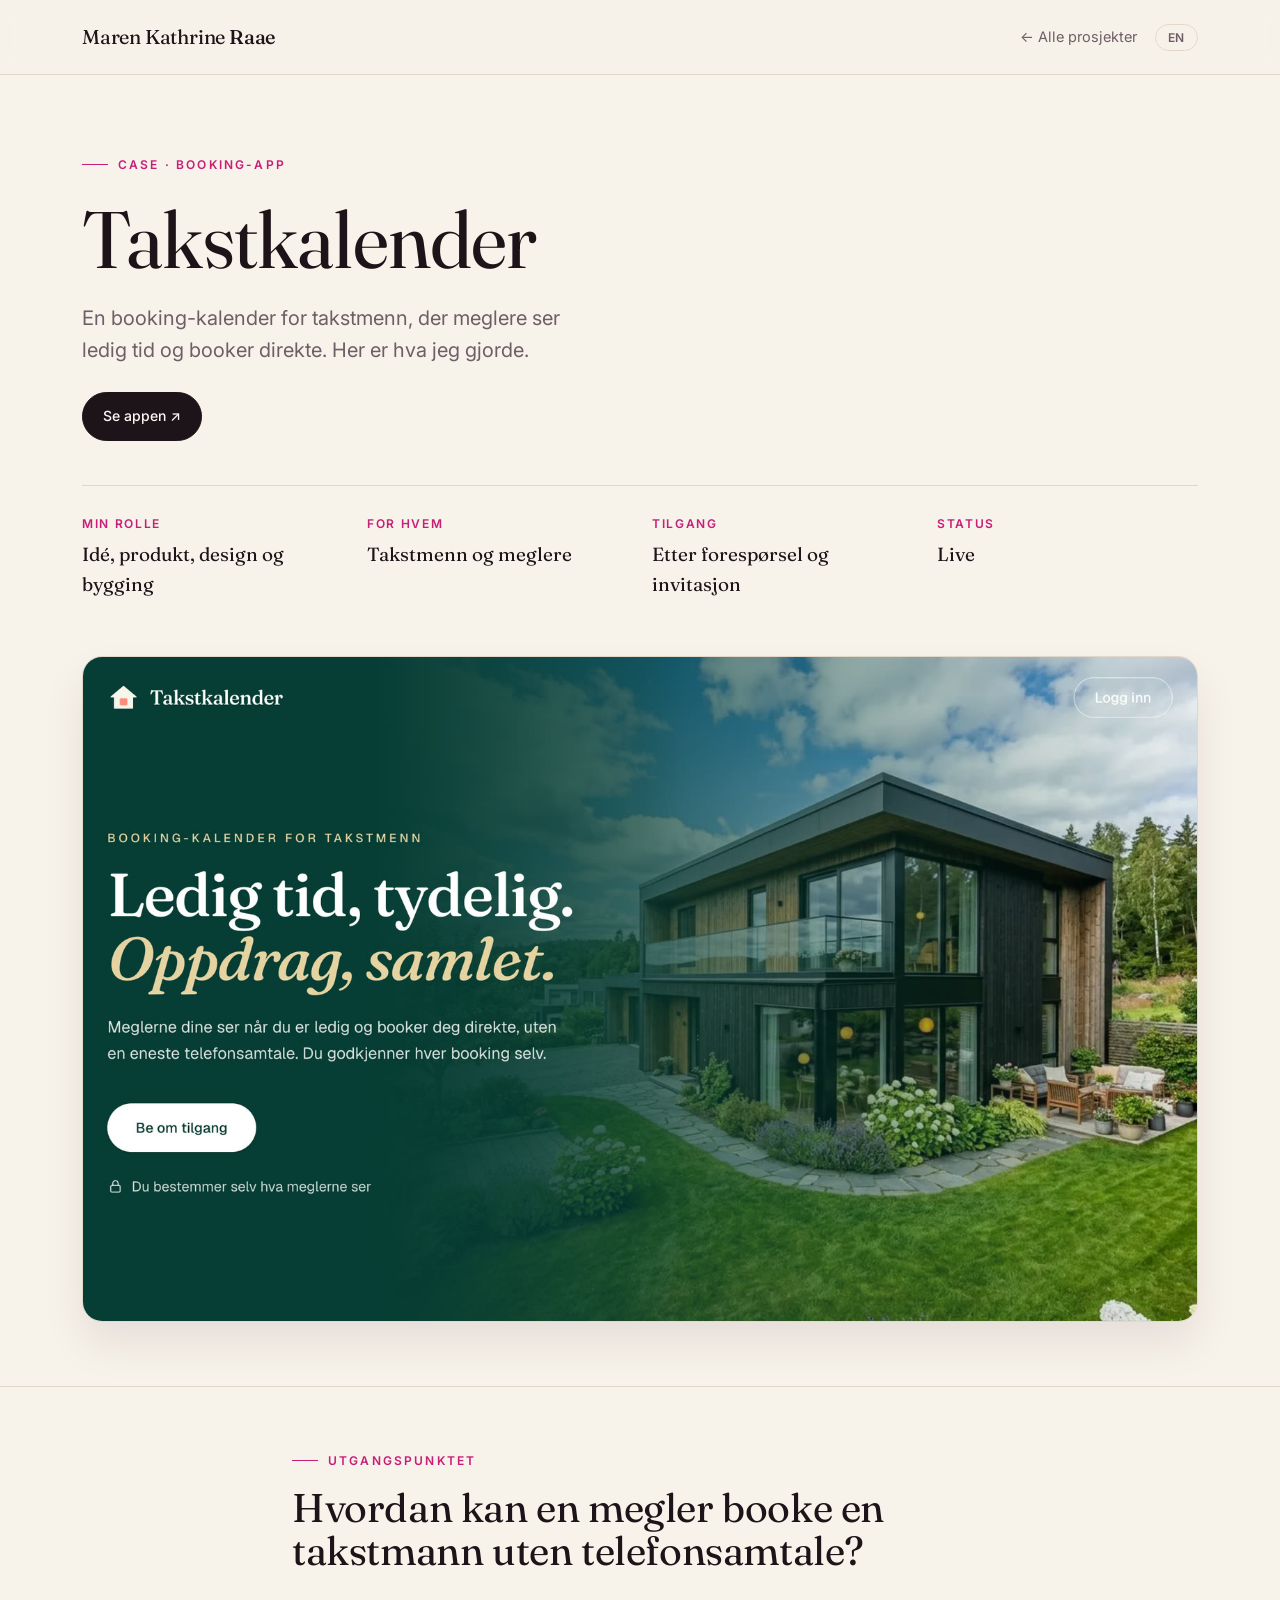
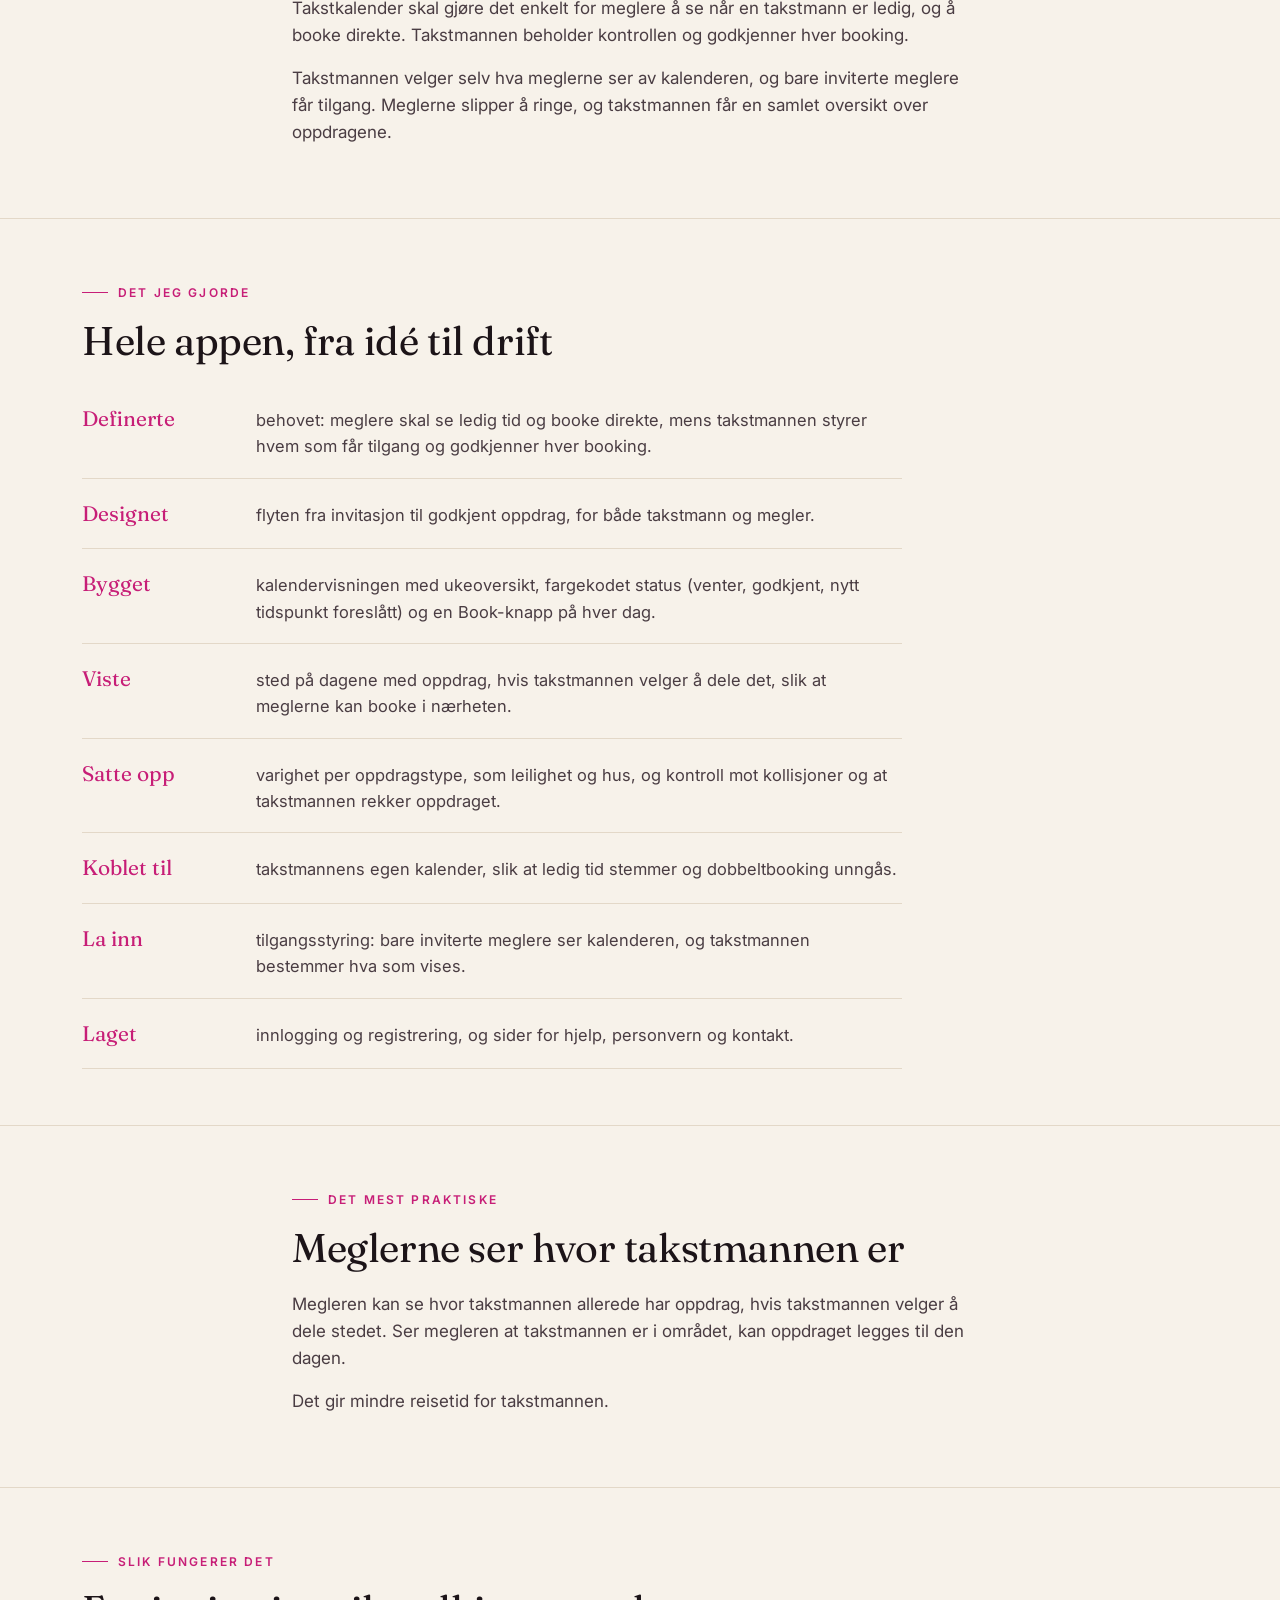
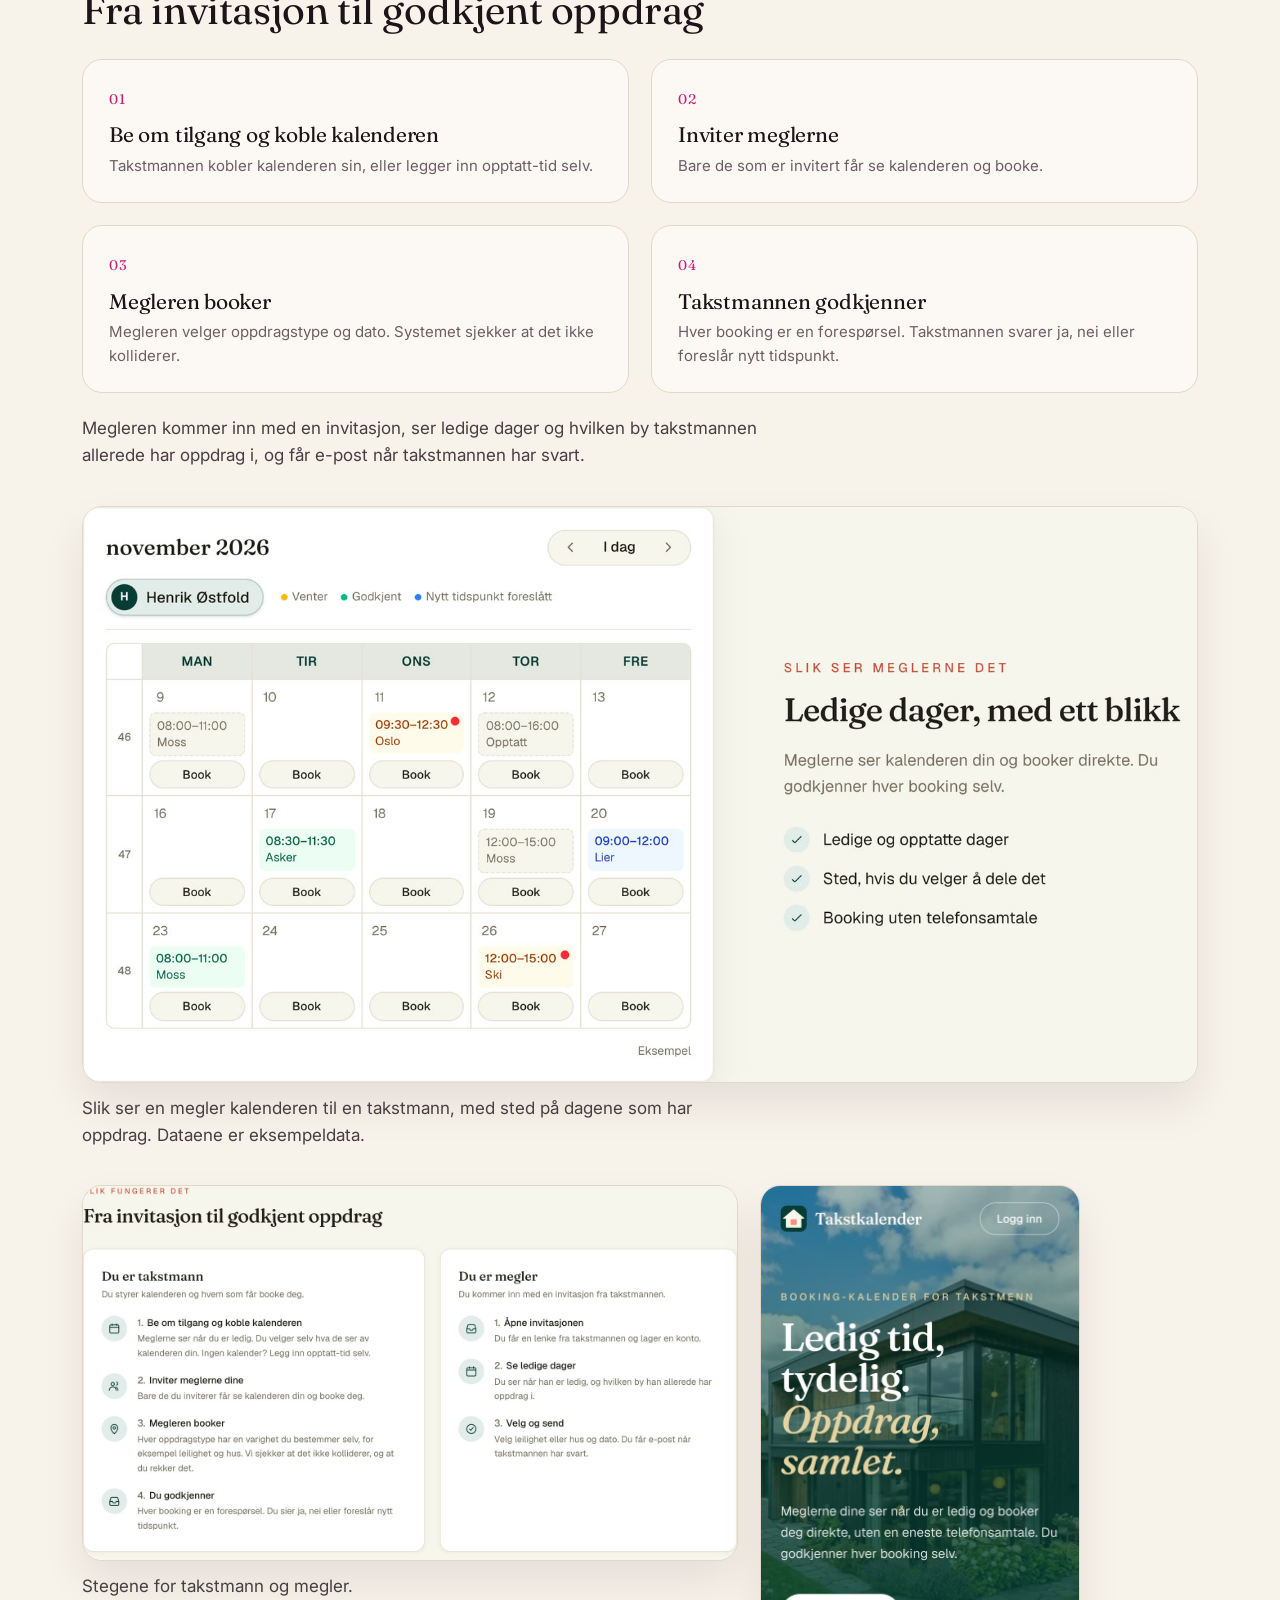
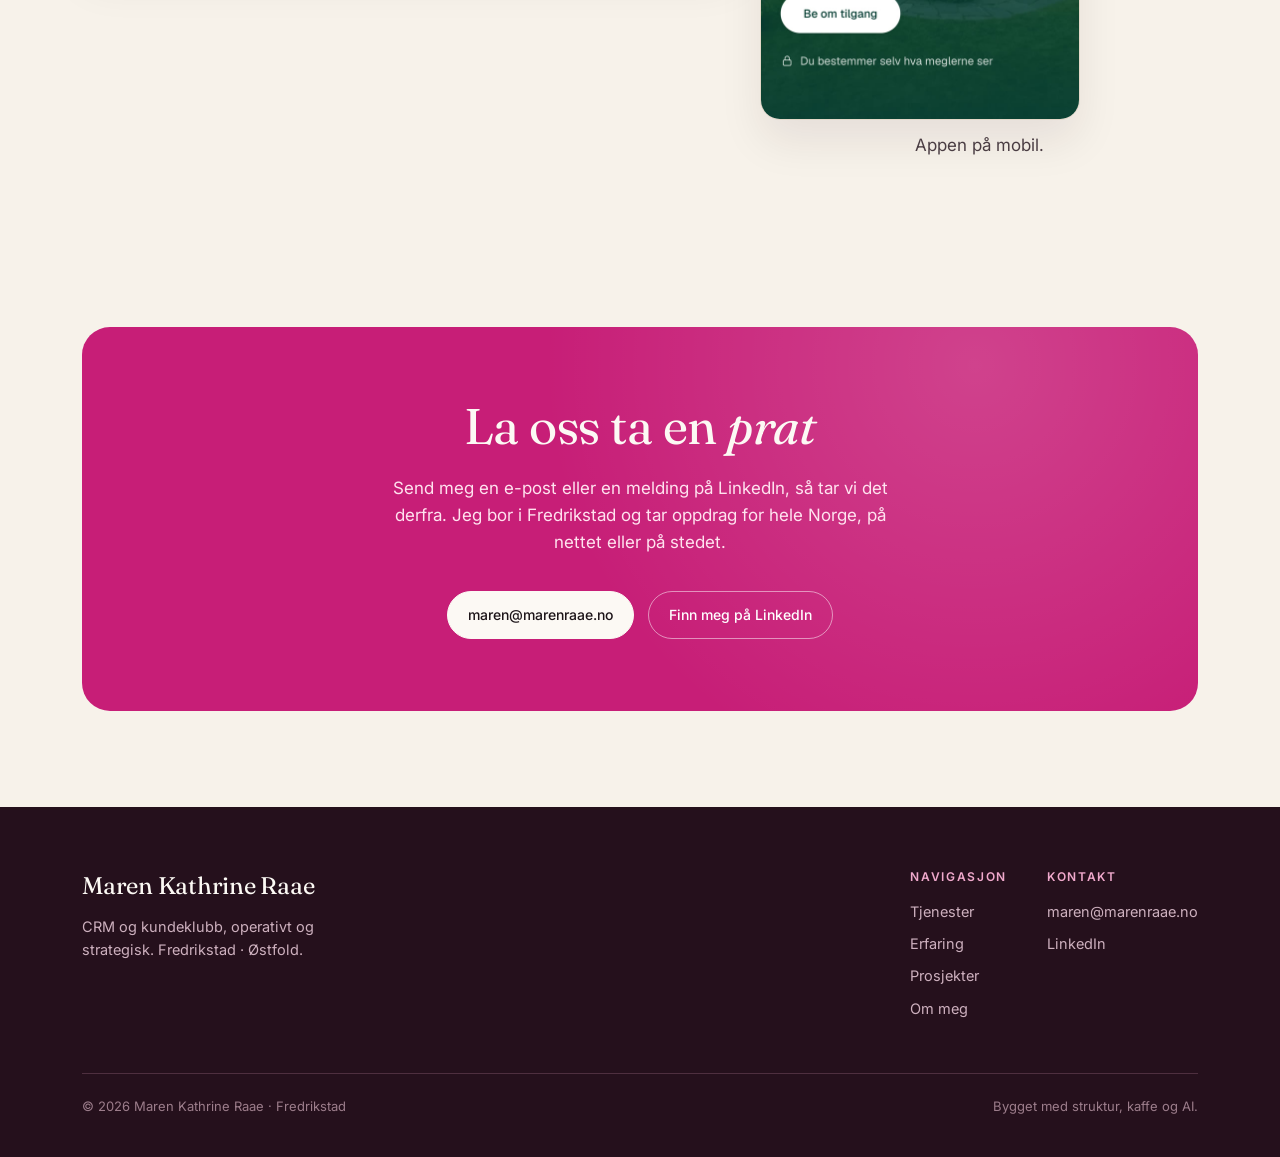
<file: takstkalender/index.html>
<!DOCTYPE html>
<html lang="no">
<head>
<meta charset="UTF-8" />
<meta name="viewport" content="width=device-width, initial-scale=1.0" />
<title>Takstkalender, booking-app for takstmenn | Maren Kathrine Raae</title>
<meta name="description" content="Takstkalender er en booking-kalender for takstmenn, der meglere ser ledig tid og booker direkte, og takstmannen godkjenner hver booking. Se hva jeg gjorde." />
<link rel="icon" type="image/svg+xml" href="../favicon.svg" />
<link rel="alternate icon" href="../favicon-32x32.png" />
<link rel="preconnect" href="https://fonts.googleapis.com" />
<link rel="preconnect" href="https://fonts.gstatic.com" crossorigin />
<link href="https://fonts.googleapis.com/css2?family=Fraunces:ital,opsz,wght@0,9..144,300..600;1,9..144,300..600&family=Inter:wght@400;500;600&display=swap" rel="stylesheet" />
<link rel="stylesheet" href="../case.css?v=4" />
</head>
<body>

<header class="nav">
  <div class="wrap nav-inner">
    <a href="../index.html" class="brand">Maren Kathrine <b>Raae</b></a>
    <div class="nav-cta">
      <a href="../index.html#prosjekter" class="back" data-i="back">← Alle prosjekter</a>
      <button class="lang" id="lang">EN</button>
    </div>
  </div>
</header>

<main>

  <section class="case-hero">
    <div class="wrap">
      <span class="eyebrow" data-i="eye">Case · Booking-app</span>
      <h1>Takstkalender</h1>
      <p class="lead" data-i="lead">En booking-kalender for takstmenn, der meglere ser ledig tid og booker direkte. Her er hva jeg gjorde.</p>
      <p style="margin-top:26px"><a href="https://takstkalender.no" target="_blank" rel="noopener" class="btn" data-i="app-lnk">Se appen ↗</a></p>

      <div class="facts">
        <div class="fact"><div class="k" data-i="f1k">Min rolle</div><div class="v" data-i="f1v">Idé, produkt, design og bygging</div></div>
        <div class="fact"><div class="k" data-i="f2k">For hvem</div><div class="v" data-i="f2v">Takstmenn og meglere</div></div>
        <div class="fact"><div class="k" data-i="f3k">Tilgang</div><div class="v" data-i="f3v">Etter forespørsel og invitasjon</div></div>
        <div class="fact"><div class="k" data-i="f4k">Status</div><div class="v" data-i="f4v">Live</div></div>
      </div>
    </div>
  </section>

  <section class="shot-wrap">
    <div class="wrap">
      <div class="shot"><img src="forside.jpg" alt="Forsiden på Takstkalender: Ledig tid, tydelig. Oppdrag, samlet." width="1600" height="954" /></div>
    </div>
  </section>

  <section class="block">
    <div class="wrap narrow">
      <span class="eyebrow" data-i="a-eye">Utgangspunktet</span>
      <h2 data-i="a-h">Hvordan kan en megler booke en takstmann uten telefonsamtale?</h2>
      <p data-i="a-p1">Takstkalender skal gjøre det enkelt for meglere å se når en takstmann er ledig, og å booke direkte. Takstmannen beholder kontrollen og godkjenner hver booking.</p>
      <p data-i="a-p2">Takstmannen velger selv hva meglerne ser av kalenderen, og bare inviterte meglere får tilgang. Meglerne slipper å ringe, og takstmannen får en samlet oversikt over oppdragene.</p>
    </div>
  </section>

  <section class="block">
    <div class="wrap">
      <span class="eyebrow" data-i="b-eye">Det jeg gjorde</span>
      <h2 data-i="b-h">Hele appen, fra idé til drift</h2>
      <ul class="did">
        <li><span class="v" data-i="d1v">Definerte</span><span class="t" data-i="d1t">behovet: meglere skal se ledig tid og booke direkte, mens takstmannen styrer hvem som får tilgang og godkjenner hver booking.</span></li>
        <li><span class="v" data-i="d2v">Designet</span><span class="t" data-i="d2t">flyten fra invitasjon til godkjent oppdrag, for både takstmann og megler.</span></li>
        <li><span class="v" data-i="d3v">Bygget</span><span class="t" data-i="d3t">kalendervisningen med ukeoversikt, fargekodet status (venter, godkjent, nytt tidspunkt foreslått) og en Book-knapp på hver dag.</span></li>
        <li><span class="v" data-i="dlv">Viste</span><span class="t" data-i="dlt">sted på dagene med oppdrag, hvis takstmannen velger å dele det, slik at meglerne kan booke i nærheten.</span></li>
        <li><span class="v" data-i="d4v">Satte opp</span><span class="t" data-i="d4t">varighet per oppdragstype, som leilighet og hus, og kontroll mot kollisjoner og at takstmannen rekker oppdraget.</span></li>
        <li><span class="v" data-i="d5v">Koblet til</span><span class="t" data-i="d5t">takstmannens egen kalender, slik at ledig tid stemmer og dobbeltbooking unngås.</span></li>
        <li><span class="v" data-i="d6v">La inn</span><span class="t" data-i="d6t">tilgangsstyring: bare inviterte meglere ser kalenderen, og takstmannen bestemmer hva som vises.</span></li>
        <li><span class="v" data-i="d7v">Laget</span><span class="t" data-i="d7t">innlogging og registrering, og sider for hjelp, personvern og kontakt.</span></li>
      </ul>
    </div>
  </section>

  <section class="block">
    <div class="wrap narrow">
      <span class="eyebrow" data-i="l-eye">Det mest praktiske</span>
      <h2 data-i="l-h">Meglerne ser hvor takstmannen er</h2>
      <p data-i="l-p1">Megleren kan se hvor takstmannen allerede har oppdrag, hvis takstmannen velger å dele stedet. Ser megleren at takstmannen er i området, kan oppdraget legges til den dagen.</p>
      <p data-i="l-p2">Det gir mindre reisetid for takstmannen.</p>
    </div>
  </section>

  <section class="block">
    <div class="wrap">
      <span class="eyebrow" data-i="c-eye">Slik fungerer det</span>
      <h2 data-i="c-h">Fra invitasjon til godkjent oppdrag</h2>
      <ol class="steps">
        <li><h3 data-i="s1h">Be om tilgang og koble kalenderen</h3><p data-i="s1p">Takstmannen kobler kalenderen sin, eller legger inn opptatt-tid selv.</p></li>
        <li><h3 data-i="s2h">Inviter meglerne</h3><p data-i="s2p">Bare de som er invitert får se kalenderen og booke.</p></li>
        <li><h3 data-i="s3h">Megleren booker</h3><p data-i="s3p">Megleren velger oppdragstype og dato. Systemet sjekker at det ikke kolliderer.</p></li>
        <li><h3 data-i="s4h">Takstmannen godkjenner</h3><p data-i="s4p">Hver booking er en forespørsel. Takstmannen svarer ja, nei eller foreslår nytt tidspunkt.</p></li>
      </ol>
      <p style="margin-top:22px;max-width:62ch" data-i="c-p">Megleren kommer inn med en invitasjon, ser ledige dager og hvilken by takstmannen allerede har oppdrag i, og får e-post når takstmannen har svart.</p>

      <div class="shot" style="margin-top:36px"><img src="kalender.jpg" alt="Kalendervisning med uker, bookinger i farger og en Book-knapp på hver dag" width="1600" height="826" loading="lazy" /></div>
      <p class="caption" data-i="cap1">Slik ser en megler kalenderen til en takstmann, med sted på dagene som har oppdrag. Dataene er eksempeldata.</p>

      <div class="shots-2" style="margin-top:36px">
        <div>
          <div class="shot"><img src="slik-fungerer-det.jpg" alt="Stegene for takstmann og megler" width="1600" height="914" loading="lazy" /></div>
          <p class="caption" data-i="cap2">Stegene for takstmann og megler.</p>
        </div>
        <div>
          <div class="shot phone"><img src="mobil.jpg" alt="Takstkalender på mobil" width="640" height="1072" loading="lazy" /></div>
          <p class="caption" style="text-align:center" data-i="cap3">Appen på mobil.</p>
        </div>
      </div>
    </div>
  </section>

  <section class="closing">
    <div class="wrap">
      <div class="closing-card">
        <h2 data-html data-i="close-h2">La oss ta en <span style="font-style:italic">prat</span></h2>
        <p data-i="close-p">Send meg en e-post eller en melding på LinkedIn, så tar vi det derfra. Jeg bor i Fredrikstad og tar oppdrag for hele Norge, på nettet eller på stedet.</p>
        <div class="hero-cta">
          <a href="mailto:maren@marenraae.no" class="btn light" data-i="close-cta1">maren@marenraae.no</a>
          <a href="https://www.linkedin.com/in/maren-kathrine-raae/" target="_blank" rel="noopener" class="btn ghost" style="color:#fff;border-color:rgba(255,255,255,.5)" data-i="close-cta2">Finn meg på LinkedIn</a>
        </div>
      </div>
    </div>
  </section>

</main>

<footer class="site">
  <div class="wrap">
    <div class="foot-grid">
      <div>
        <div class="brand">Maren Kathrine Raae</div>
        <p style="max-width:34ch;font-size:14.5px" data-i="foot-tag">CRM og kundeklubb, operativt og strategisk. Fredrikstad · Østfold.</p>
      </div>
      <div class="foot-links">
        <div class="foot-col">
          <h4 data-i="foot-nav">Navigasjon</h4>
          <a href="../index.html#tjenester" data-i="nav1">Tjenester</a>
          <a href="../index.html#erfaring" data-i="navE">Erfaring</a>
          <a href="../index.html#prosjekter" data-i="nav4">Prosjekter</a>
          <a href="../index.html#om" data-i="nav2">Om meg</a>
        </div>
        <div class="foot-col">
          <h4 data-i="foot-connect">Kontakt</h4>
          <a href="mailto:maren@marenraae.no">maren@marenraae.no</a>
          <a href="https://www.linkedin.com/in/maren-kathrine-raae/" target="_blank" rel="noopener">LinkedIn</a>
        </div>
      </div>
    </div>
    <div class="foot-bottom">
      <span>© 2026 Maren Kathrine Raae · Fredrikstad</span>
      <span data-i="foot-made">Bygget med struktur, kaffe og AI.</span>
    </div>
  </div>
</footer>

<script>
  const EN = {
    back:'← All projects',
    nav1:'Services', navE:'Experience', nav4:'Projects', nav2:'About',
    'foot-tag':'CRM and loyalty clubs, operational and strategic. Fredrikstad · Norway.',
    'foot-nav':'Navigation', 'foot-connect':'Contact', 'foot-made':'Built with structure, coffee and AI.',
    'close-h2':'Let’s have a <span style="font-style:italic">chat</span>',
    'close-p':'Send me an email or a message on LinkedIn, and we’ll take it from there. I live in Fredrikstad and take assignments all over Norway, online or on site.',
    'close-cta1':'maren@marenraae.no', 'close-cta2':'Find me on LinkedIn',
    eye:'Case · Booking app',
    lead:'A booking calendar for building surveyors, where estate agents see availability and book directly. Here is what I did.',
    'app-lnk':'See the app ↗',
    f1k:'My role', f1v:'Idea, product, design and build',
    f2k:'For whom', f2v:'Building surveyors and estate agents',
    f3k:'Access', f3v:'On request and by invitation', f4k:'Status', f4v:'Live',
    'a-eye':'The starting point', 'a-h':'How can an estate agent book a surveyor without a phone call?',
    'a-p1':'Takstkalender is meant to make it easy for estate agents to see when a surveyor is available, and to book directly. The surveyor stays in control and approves every booking.',
    'a-p2':'The surveyor chooses what the agents see of the calendar, and only invited agents get access. The agents do not have to call, and the surveyor gets a complete overview of the assignments.',
    'b-eye':'What I did', 'b-h':'The whole app, from idea to operations',
    d1v:'Defined', d1t:'the need: estate agents should see availability and book directly, while the surveyor controls who gets access and approves every booking.',
    d2v:'Designed', d2t:'the flow from invitation to approved assignment, for both surveyor and agent.',
    d3v:'Built', d3t:'the calendar view with a weekly overview, colour-coded status (pending, approved, new time proposed) and a Book button on each day.',
    dlv:'Showed', dlt:'the location on days with assignments, if the surveyor chooses to share it, so that agents can book nearby.',
    'l-eye':'The most practical part', 'l-h':'Agents see where the surveyor is',
    'l-p1':'The agent can see where the surveyor already has assignments, if the surveyor chooses to share the location. If the agent sees that the surveyor is in the area, the assignment can be placed on that day.',
    'l-p2':'This means less travel time for the surveyor.',
    d4v:'Set up', d4t:'duration per assignment type, such as apartment and house, and checks against clashes and whether the surveyor can make it in time.',
    d5v:'Connected', d5t:'the surveyor’s own calendar, so that availability is correct and double booking is avoided.',
    d6v:'Added', d6t:'access control: only invited agents see the calendar, and the surveyor decides what is shown.',
    d7v:'Made', d7t:'login and registration, and pages for help, privacy and contact.',
    'c-eye':'How it works', 'c-h':'From invitation to approved assignment',
    s1h:'Request access and connect the calendar', s1p:'The surveyor connects their calendar, or adds busy time manually.',
    s2h:'Invite the agents', s2p:'Only those who are invited can see the calendar and book.',
    s3h:'The agent books', s3p:'The agent chooses assignment type and date. The system checks that it does not clash.',
    s4h:'The surveyor approves', s4p:'Every booking is a request. The surveyor replies yes, no or proposes a new time.',
    'c-p':'The agent comes in with an invitation, sees available days and which town the surveyor already has assignments in, and receives an email when the surveyor has replied.',
    cap1:'How an agent sees a surveyor’s calendar, with the location on days that have assignments. The data is example data.',
    cap2:'The steps for surveyor and agent.', cap3:'The app on mobile.'
  };
  const NO = {};
  document.querySelectorAll('[data-i]').forEach(el=>{ NO[el.getAttribute('data-i')] = el.innerHTML; });
  let lang='no';
  const langBtn=document.getElementById('lang');
  langBtn.addEventListener('click',()=>{
    lang = lang==='no' ? 'en' : 'no';
    const dict = lang==='en' ? EN : NO;
    document.querySelectorAll('[data-i]').forEach(el=>{
      const k=el.getAttribute('data-i');
      if(dict[k]!==undefined) el.innerHTML=dict[k];
    });
    langBtn.textContent = lang==='en' ? 'NO' : 'EN';
    document.documentElement.lang = lang;
  });
</script>
</body>
</html>
</file>
<file: case.css>
:root{
  --ivory:#F7F2EA;
  --ivory-2:#EFE6D9;
  --paper:#FCF9F4;
  --ink:#1C1418;
  --wine:#25101C;
  --magenta:#C71E77;
  --magenta-deep:#9E1360;
  --blush:#F0DBE6;
  --muted:#6E5E66;
  --line:#E3D8C8;
  --serif:'Fraunces',Georgia,serif;
  --sans:'Inter',system-ui,sans-serif;
}
*{box-sizing:border-box;margin:0;padding:0}
html{scroll-behavior:smooth}
body{font-family:var(--sans);background:var(--ivory);color:var(--ink);line-height:1.6;-webkit-font-smoothing:antialiased;overflow-x:hidden}
.wrap{max-width:1180px;margin:0 auto;padding:0 32px}
.narrow{max-width:760px}
a{color:inherit;text-decoration:none}
h1,h2,h3{font-family:var(--serif);font-weight:400;line-height:1.08;letter-spacing:-.01em}
.accent{color:var(--magenta);font-style:italic}

.eyebrow{font-size:12px;font-weight:600;letter-spacing:.18em;text-transform:uppercase;color:var(--magenta);display:inline-flex;align-items:center;gap:10px}
.eyebrow::before{content:"";width:26px;height:1px;background:var(--magenta);display:inline-block}

header.nav{position:sticky;top:0;z-index:50;background:rgba(247,242,234,.82);backdrop-filter:blur(10px);border-bottom:1px solid var(--line)}
.nav-inner{display:flex;align-items:center;justify-content:space-between;height:74px}
.brand{font-family:var(--serif);font-size:20px;letter-spacing:-.01em}
.brand b{font-weight:500}
.nav-cta{display:flex;align-items:center;gap:18px}
.back{font-size:14.5px;color:var(--muted);transition:color .2s}
.back:hover{color:var(--ink)}
.lang{border:1px solid var(--line);border-radius:999px;padding:5px 12px;font-size:12px;font-weight:600;letter-spacing:.06em;color:var(--muted);cursor:pointer;background:transparent;transition:.2s;font-family:var(--sans)}
.lang:hover{border-color:var(--magenta);color:var(--magenta)}
.btn{display:inline-flex;align-items:center;gap:8px;background:var(--ink);color:var(--paper);padding:12px 20px;border-radius:999px;font-size:14px;font-weight:500;transition:.25s;border:1px solid var(--ink)}
.btn:hover{background:var(--magenta);border-color:var(--magenta)}
.btn.light{background:var(--paper);color:var(--ink);border-color:var(--paper)}
.btn.light:hover{background:var(--magenta);color:var(--paper);border-color:var(--magenta)}

/* Hero */
.case-hero{padding:72px 0 40px}
.case-hero h1{font-size:clamp(44px,6.4vw,80px);margin:22px 0 20px}
.case-hero .lead{font-size:20px;color:var(--muted);max-width:40ch}
.badge{display:inline-block;font-size:11.5px;font-weight:600;letter-spacing:.1em;text-transform:uppercase;color:var(--magenta-deep);background:var(--blush);padding:6px 12px;border-radius:999px;margin-left:12px;vertical-align:middle}

.facts{display:grid;grid-template-columns:repeat(4,1fr);gap:24px;border-top:1px solid var(--line);margin-top:44px;padding-top:28px}
.fact .k{font-size:12px;font-weight:600;letter-spacing:.14em;text-transform:uppercase;color:var(--magenta)}
.fact .v{font-family:var(--serif);font-size:19px;margin-top:6px}

/* Bilder */
.shot{border:1px solid var(--line);border-radius:20px;overflow:hidden;background:var(--paper);box-shadow:0 22px 44px rgba(37,16,28,.08)}
.shot img,.shot video{width:100%;height:auto;display:block}
.shot video{background:#0b1736}
.shot-wrap{padding:16px 0 64px}
/* Karusell, som i Elementor: piler på sidene og prikker under */
.car-stage{position:relative;margin-top:8px}
.car-track{display:flex;gap:20px;overflow-x:auto;scroll-snap-type:x mandatory;scroll-behavior:smooth;scrollbar-width:none;-webkit-overflow-scrolling:touch;border-radius:16px}
.car-track::-webkit-scrollbar{display:none}
.car-track:focus-visible{outline:2px solid var(--magenta);outline-offset:4px}
.car-slide{flex:0 0 calc((100% - 40px) / 3);scroll-snap-align:start;aspect-ratio:4/5;border-radius:16px;overflow:hidden;border:1px solid var(--line);background:var(--ivory-2)}
.car-slide img{width:100%;height:100%;object-fit:cover;display:block}
.car-btn{position:absolute;top:50%;transform:translateY(-50%);width:46px;height:46px;border-radius:50%;border:1px solid var(--line);background:var(--paper);color:var(--ink);font-size:22px;line-height:1;cursor:pointer;display:flex;align-items:center;justify-content:center;box-shadow:0 10px 24px rgba(37,16,28,.16);transition:.2s;z-index:2}
.car-btn:hover:not(:disabled){background:var(--magenta);border-color:var(--magenta);color:var(--paper)}
.car-btn:disabled{opacity:.35;cursor:default}
.car-btn.prev{left:-20px}
.car-btn.next{right:-20px}
.car-dots{display:flex;justify-content:center;gap:10px;margin-top:22px}
.car-dot{width:9px;height:9px;border-radius:50%;border:none;padding:0;background:#d9ccbd;cursor:pointer;transition:.2s}
.car-dot[aria-current="true"]{background:var(--magenta);transform:scale(1.25)}
@media (prefers-reduced-motion:reduce){.car-track{scroll-behavior:auto}}
.caption{font-size:13.5px;color:var(--muted);margin-top:12px}
.shots-2{display:grid;grid-template-columns:1.5fr 1fr;gap:22px;align-items:start}
.shots-2 .phone{max-width:320px;justify-self:center}

/* Innhold */
.block{padding:56px 0;border-top:1px solid var(--line)}
.block h2{font-size:clamp(28px,3.6vw,40px);margin:16px 0 22px}
.block p{font-size:17px;color:#4a3d43;margin-bottom:16px;max-width:62ch}
.steps{list-style:none;counter-reset:s;display:grid;grid-template-columns:repeat(2,1fr);gap:22px;margin-top:28px}
.steps li{counter-increment:s;background:var(--paper);border:1px solid var(--line);border-radius:20px;padding:26px 26px 24px}
.steps li::before{content:"0" counter(s);font-family:var(--serif);font-size:14px;color:var(--magenta);letter-spacing:.1em}
.steps h3{font-size:21px;margin:12px 0 8px}
.steps p{font-size:15px;color:var(--muted);margin:0}
.list{list-style:none;margin-top:10px}
.list li{padding:14px 0 14px 28px;border-bottom:1px solid var(--line);font-size:16.5px;color:#4a3d43;position:relative;max-width:62ch}
.list li::before{content:"";position:absolute;left:0;top:25px;width:14px;height:1px;background:var(--magenta)}
.list li b{color:var(--ink);font-weight:600}

/* "Dette viser jeg" på mørk bakgrunn */
.block.dark{background:var(--wine);color:var(--paper);border-top:none}
.block.dark .eyebrow{color:#f0a9cc}
.block.dark .eyebrow::before{background:#f0a9cc}
.block.dark h2{color:var(--paper)}
.block.dark .intro-p{color:#d9bccb;font-size:17px;max-width:56ch;margin-bottom:0}
.points{display:grid;grid-template-columns:repeat(3,1fr);gap:0;margin-top:44px;border-top:1px solid rgba(240,169,204,.25)}
.points.four{grid-template-columns:repeat(4,1fr)}
.point{padding:30px 26px 10px 0;border-right:1px solid rgba(240,169,204,.18)}
.point+.point{padding-left:26px}
.point:last-child{border-right:none;padding-right:0}
.point .n{font-family:var(--serif);font-size:14px;color:#f0a9cc;letter-spacing:.1em}
.point h3{color:var(--paper);font-size:23px;margin:14px 0 10px}
.point p{color:#cdb0be;font-size:15px;margin:0}
.did{list-style:none;margin-top:6px}
.did li{display:grid;grid-template-columns:150px 1fr;gap:24px;padding:18px 0;border-bottom:1px solid var(--line);align-items:baseline;max-width:820px}
.did .v{font-family:var(--serif);font-size:21px;color:var(--magenta)}
.did .t{font-size:16.5px;color:#4a3d43}

/* Utkast-felt som Maren må fylle inn */
.todo{border:2px dashed var(--magenta);border-radius:16px;background:#fff6fa;padding:20px 24px;margin:8px 0 8px;max-width:62ch}
.todo strong{display:block;font-size:12px;letter-spacing:.14em;text-transform:uppercase;color:var(--magenta-deep);margin-bottom:8px}
.todo ul{margin:6px 0 0 18px;font-size:15px;color:#4a3d43}
.todo p{font-size:15px;margin-bottom:6px}

.hero-cta{display:flex;gap:14px;flex-wrap:wrap}
.btn.ghost{background:transparent;color:var(--ink)}
.btn.ghost:hover{background:var(--ink);color:var(--paper)}
.closing{padding:96px 0}
.closing-card{background:var(--magenta);color:var(--paper);border-radius:28px;padding:72px 56px;text-align:center;position:relative;overflow:hidden}
.closing-card::before{content:"";position:absolute;inset:0;background:radial-gradient(circle at 80% 10%,rgba(255,255,255,.16),transparent 45%)}
.closing-card h2{font-size:clamp(30px,4.4vw,50px);color:var(--paper);position:relative;max-width:20ch;margin:0 auto}
.closing-card p{color:#ffe3ef;font-size:17px;margin:22px auto 34px;max-width:46ch;position:relative}
.closing-card .btn,.closing-card .hero-cta{position:relative}
.closing-card .hero-cta{justify-content:center}

/* Bunntekst, lik forsiden */
footer.site{background:var(--wine);color:#cdb0be;padding:60px 0 40px}
.foot-grid{display:flex;justify-content:space-between;gap:40px;flex-wrap:wrap;align-items:flex-start}
footer.site .brand{color:var(--paper);font-size:24px;margin-bottom:10px}
footer.site a{color:#cdb0be;transition:.2s}
footer.site a:hover{color:var(--paper)}
.foot-links{display:flex;gap:40px;flex-wrap:wrap}
.foot-col h4{font-family:var(--sans);font-size:12px;letter-spacing:.14em;text-transform:uppercase;color:#f0a9cc;margin-bottom:14px;font-weight:600}
.foot-col a{display:block;font-size:14.5px;margin-bottom:9px}
.foot-bottom{border-top:1px solid rgba(240,169,204,.2);margin-top:44px;padding-top:22px;font-size:13px;color:#9c7d8b;display:flex;justify-content:space-between;flex-wrap:wrap;gap:10px}

@media(max-width:900px){
  .facts{grid-template-columns:repeat(2,1fr)}
  .steps,.shots-2{grid-template-columns:1fr}
  .car-slide{flex-basis:calc((100% - 20px) / 2)}
  .car-btn.prev{left:8px}
  .car-btn.next{right:8px}
  .points,.points.four{grid-template-columns:1fr}
  .point,.point+.point{border-right:none;border-bottom:1px solid rgba(240,169,204,.18);padding:26px 0}
  .point:last-child{border-bottom:none}
  .did li{grid-template-columns:1fr;gap:4px}
}
@media(max-width:560px){
  .wrap{padding:0 20px}
  .nav-cta .back{display:none}
  .car-slide{flex-basis:84%}
  .closing-card{padding:52px 26px}
}
</file>
